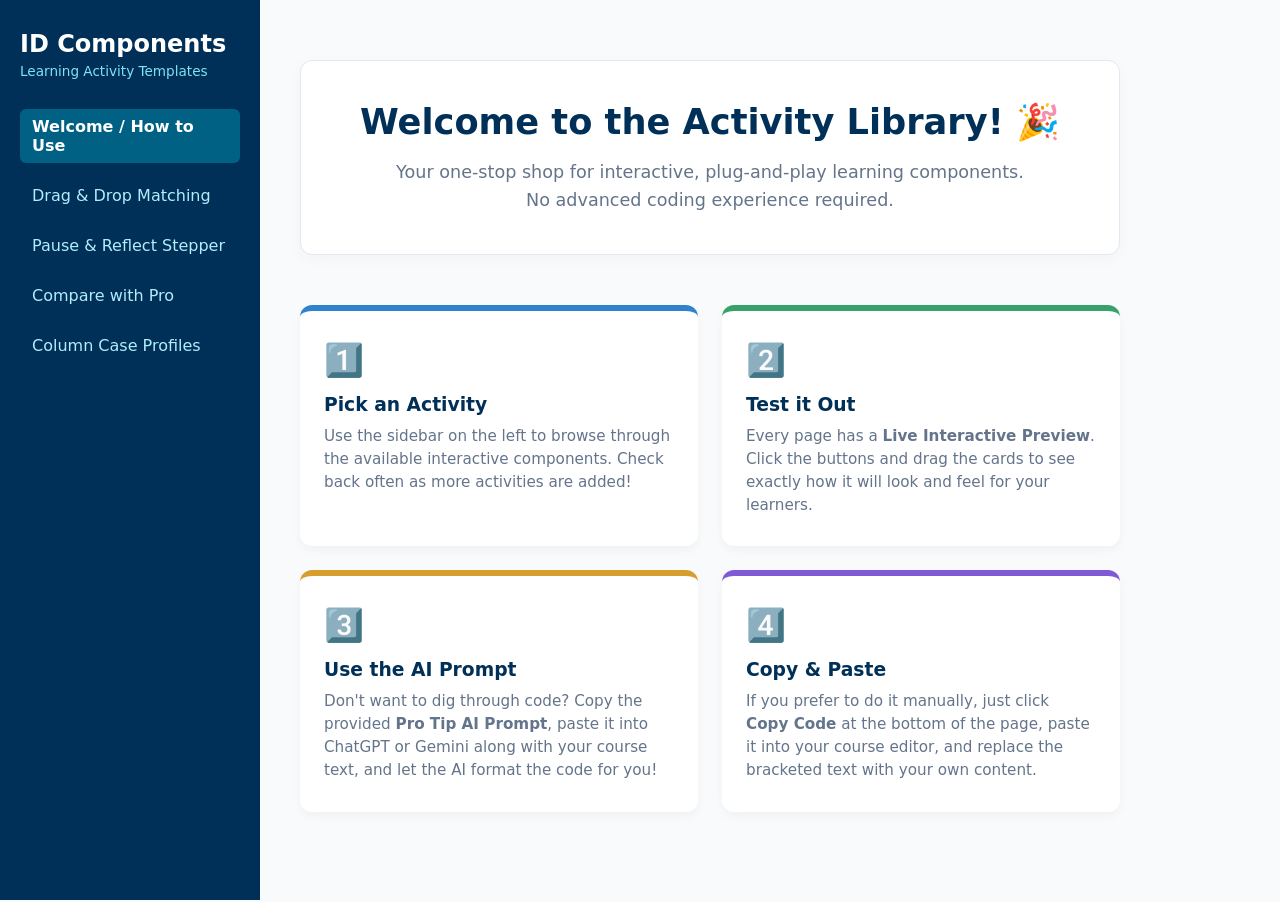
<file: index.html>
<!DOCTYPE html>
<html lang="en">
<head>
    <meta charset="UTF-8">
    <meta name="viewport" content="width=device-width, initial-scale=1.0">
    <title>ID Library - Home</title>
    <link rel="stylesheet" href="styles.css">
</head>
<body>

    <!-- Sidebar Navigation -->
    <nav class="sidebar">
        <div class="sidebar-header">
            <h2>ID Components</h2>
            <p>Learning Activity Templates</p>
        </div>
        <ul class="nav-links">
            <li><a href="index.html" class="active">Welcome / How to Use</a></li>
            <li><a href="matching-game.html">Drag & Drop Matching</a></li>
            <li><a href="pause-reflect.html">Pause & Reflect Stepper</a></li>
            <li><a href="compare-answers.html">Compare with Pro</a></li>
            <li><a href="column-stories.html">Column Case Profiles</a></li>
        </ul>
    </nav>

    <!-- Main Content Area -->
    <main class="content">
        
        <div class="home-hero float-in">
            <h1>Welcome to the Activity Library! 🎉</h1>
            <p class="hero-sub">Your one-stop shop for interactive, plug-and-play learning components. <br>No advanced coding experience required.</p>
        </div>

        <div class="instruction-grid">
            
            <div class="instruction-card card-1 float-in delay-1">
                <div class="card-icon">1️⃣</div>
                <h3>Pick an Activity</h3>
                <p>Use the sidebar on the left to browse through the available interactive components. Check back often as more activities are added!</p>
            </div>

            <div class="instruction-card card-2 float-in delay-2">
                <div class="card-icon">2️⃣</div>
                <h3>Test it Out</h3>
                <p>Every page has a <strong>Live Interactive Preview</strong>. Click the buttons and drag the cards to see exactly how it will look and feel for your learners.</p>
            </div>

            <div class="instruction-card card-3 float-in delay-3">
                <div class="card-icon">3️⃣</div>
                <h3>Use the AI Prompt</h3>
                <p>Don't want to dig through code? Copy the provided <strong>Pro Tip AI Prompt</strong>, paste it into ChatGPT or Gemini along with your course text, and let the AI format the code for you!</p>
            </div>

            <div class="instruction-card card-4 float-in delay-4">
                <div class="card-icon">4️⃣</div>
                <h3>Copy & Paste</h3>
                <p>If you prefer to do it manually, just click <strong>Copy Code</strong> at the bottom of the page, paste it into your course editor, and replace the bracketed text with your own content.</p>
            </div>

        </div>

    </main>

    <script src="script.js"></script>
</body>
</html>
</file>
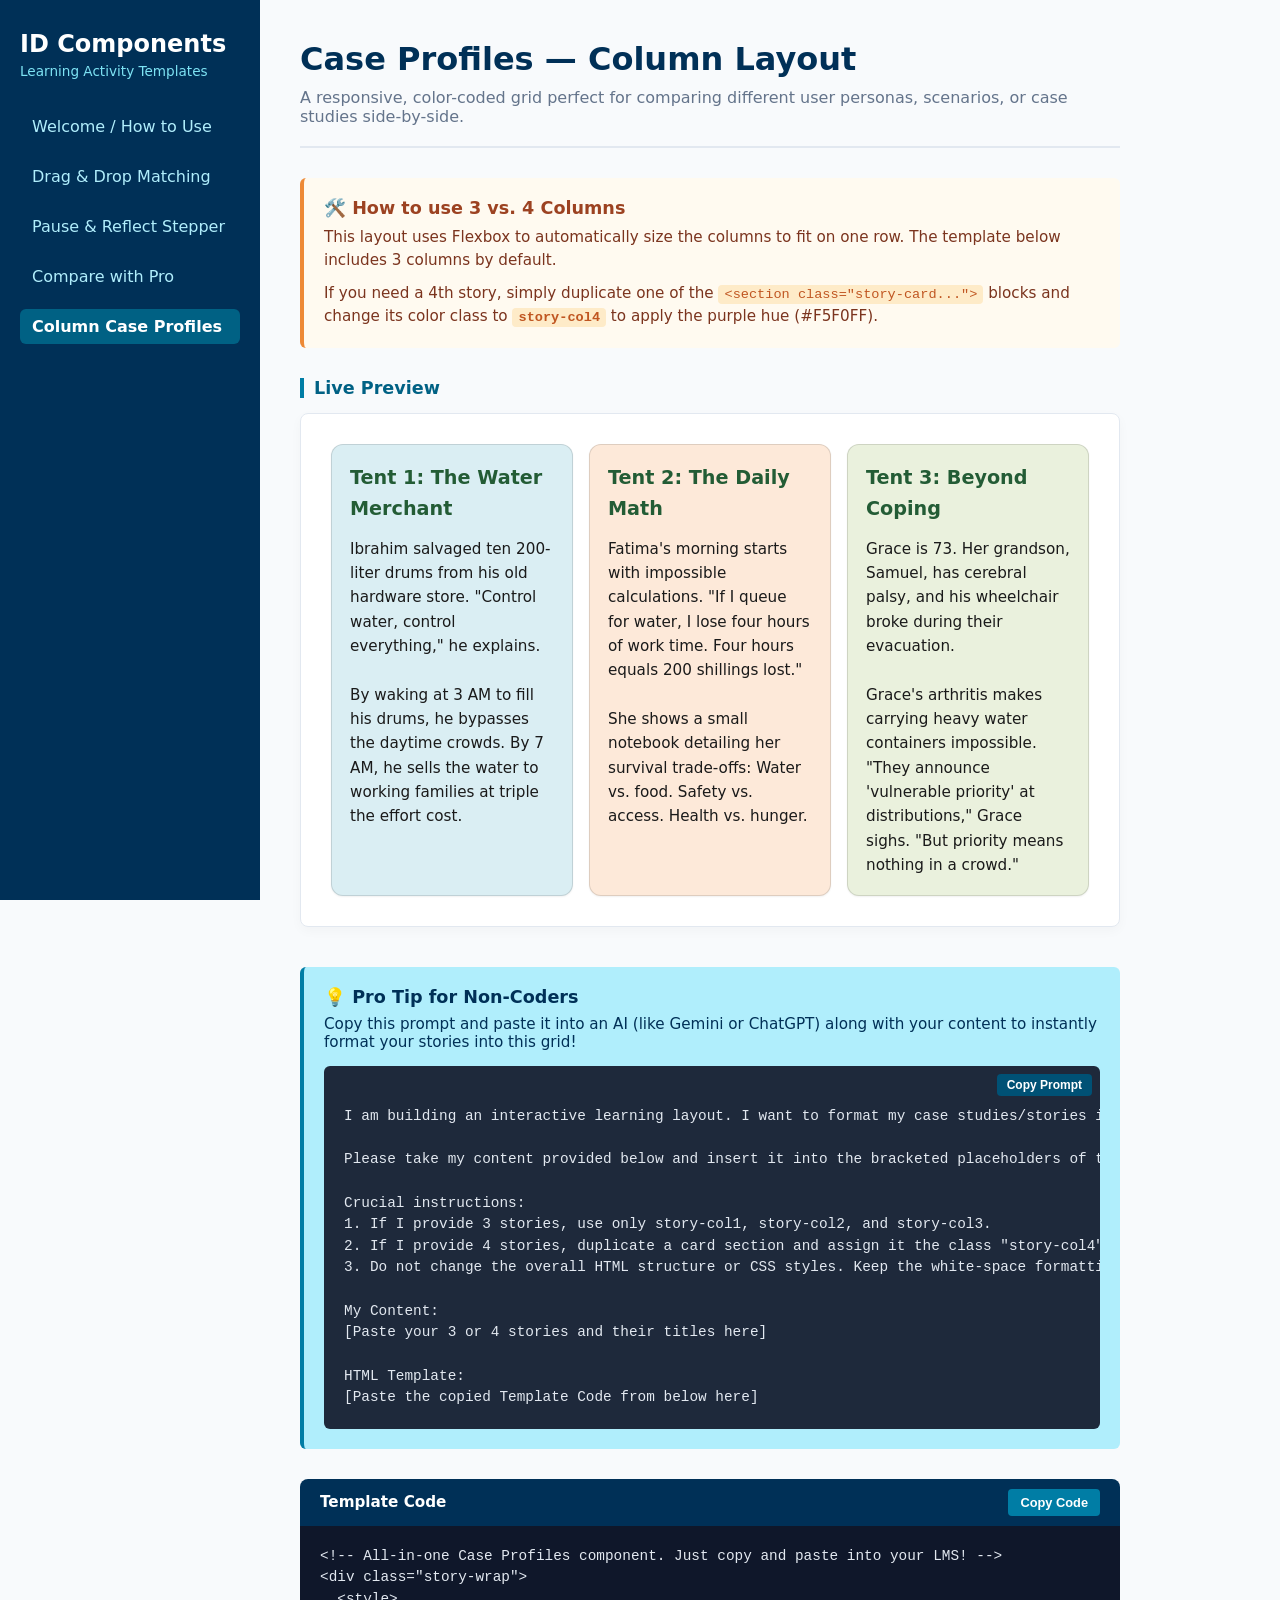
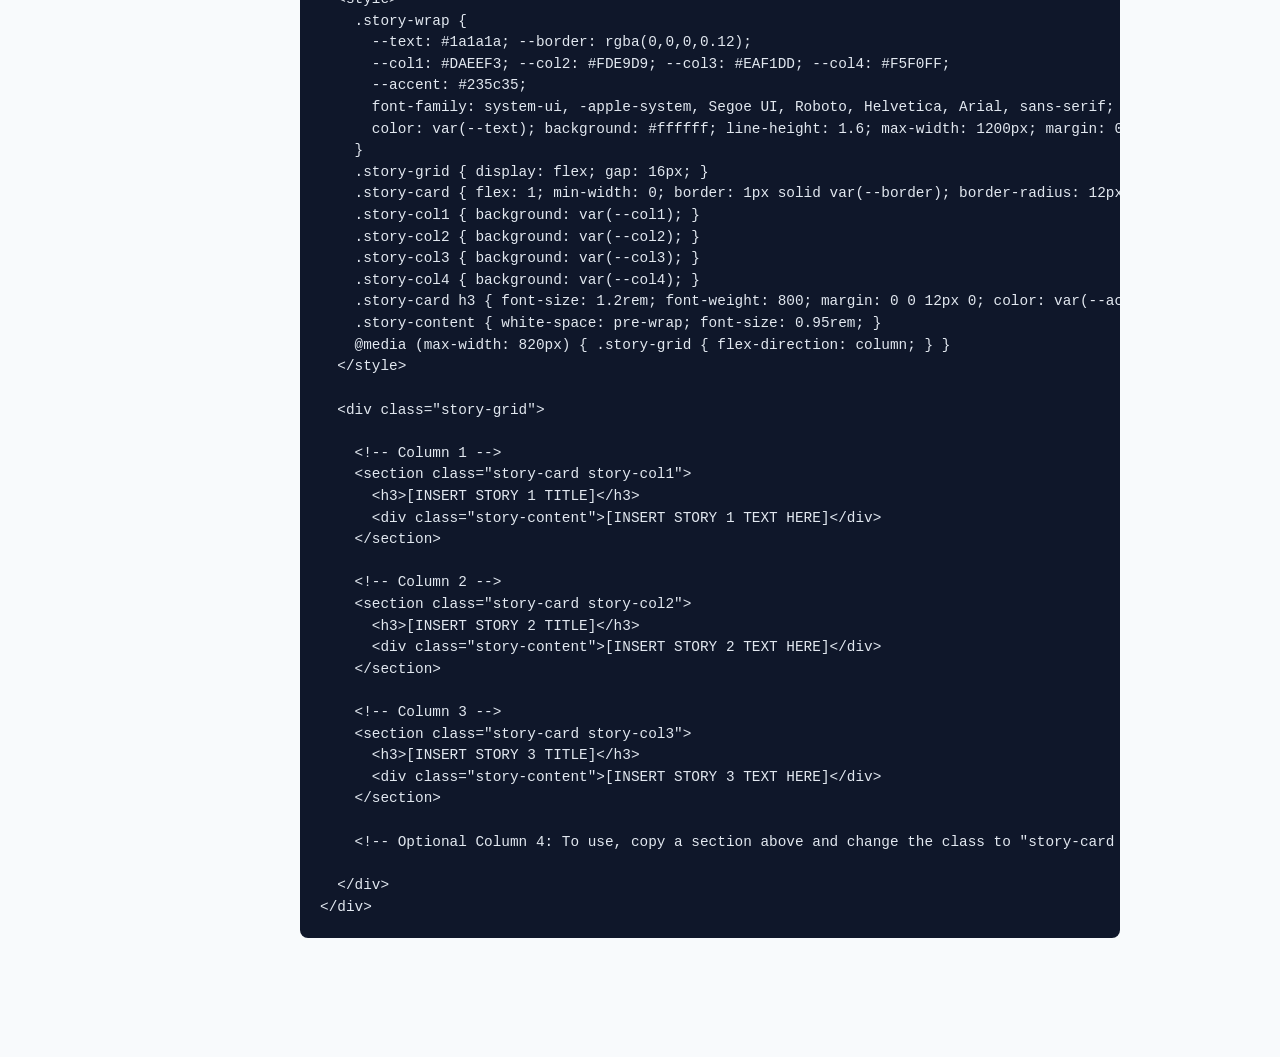
<file: column-stories.html>
<!DOCTYPE html>
<html lang="en">
<head>
    <meta charset="UTF-8">
    <meta name="viewport" content="width=device-width, initial-scale=1.0">
    <title>ID Library - Column Stories</title>
    <link rel="stylesheet" href="styles.css">
</head>
<body>

    <!-- Sidebar Navigation -->
    <nav class="sidebar">
        <div class="sidebar-header">
            <h2>ID Components</h2>
            <p>Learning Activity Templates</p>
        </div>
        <ul class="nav-links">
            <li><a href="index.html">Welcome / How to Use</a></li>
            <li><a href="matching-game.html">Drag & Drop Matching</a></li>
            <li><a href="pause-reflect.html">Pause & Reflect Stepper</a></li>
            <li><a href="compare-answers.html">Compare with Pro</a></li>
            <li><a href="column-stories.html" class="active">Column Case Profiles</a></li>
        </ul>
    </nav>

    <!-- Main Content Area -->
    <main class="content">
        
        <header class="page-header float-in">
            <h1>Case Profiles — Column Layout</h1>
            <p>A responsive, color-coded grid perfect for comparing different user personas, scenarios, or case studies side-by-side.</p>
        </header>

        <section class="component-section float-in delay-1">
            
            <div class="customization-guide-box">
                <h4>🛠️ How to use 3 vs. 4 Columns</h4>
                <p>This layout uses Flexbox to automatically size the columns to fit on one row. The template below includes 3 columns by default.</p>
                <p>If you need a 4th story, simply duplicate one of the <code>&lt;section class="story-card..."&gt;</code> blocks and change its color class to <strong><code>story-col4</code></strong> to apply the purple hue (#F5F0FF).</p>
            </div>

            <h3 class="preview-title">Live Preview</h3>
            <div class="preview-box">
                
                <!-- ==========================================
                     LIVE PREVIEW OF THE COMPONENT
                =========================================== -->
                <div class="story-wrap">
                  <style>
                    .story-wrap {
                      --text: #1a1a1a; --border: rgba(0,0,0,0.12);
                      --col1: #DAEEF3; --col2: #FDE9D9; --col3: #EAF1DD; --col4: #F5F0FF;
                      --accent: #235c35;
                      font-family: system-ui, -apple-system, Segoe UI, Roboto, Helvetica, Arial, sans-serif;
                      color: var(--text); background: #ffffff; line-height: 1.6; max-width: 1200px; margin: 0 auto;
                    }
                    .story-grid { display: flex; gap: 16px; }
                    .story-card { flex: 1; min-width: 0; border: 1px solid var(--border); border-radius: 12px; box-shadow: 0 1px 2px rgba(0,0,0,0.06); padding: 18px; }
                    .story-col1 { background: var(--col1); }
                    .story-col2 { background: var(--col2); }
                    .story-col3 { background: var(--col3); }
                    .story-col4 { background: var(--col4); }
                    .story-card h3 { font-size: 1.2rem; font-weight: 800; margin: 0 0 12px 0; color: var(--accent); }
                    .story-content { white-space: pre-wrap; font-size: 0.95rem; }
                    @media (max-width: 820px) { .story-grid { flex-direction: column; } }
                  </style>

                  <div class="story-grid">
                    <!-- Column 1 -->
                    <section class="story-card story-col1">
                      <h3>Tent 1: The Water Merchant</h3>
                      <div class="story-content">Ibrahim salvaged ten 200-liter drums from his old hardware store. "Control water, control everything," he explains. 
                        
By waking at 3 AM to fill his drums, he bypasses the daytime crowds. By 7 AM, he sells the water to working families at triple the effort cost.</div>
                    </section>

                    <!-- Column 2 -->
                    <section class="story-card story-col2">
                      <h3>Tent 2: The Daily Math</h3>
                      <div class="story-content">Fatima's morning starts with impossible calculations. "If I queue for water, I lose four hours of work time. Four hours equals 200 shillings lost."
                        
She shows a small notebook detailing her survival trade-offs: Water vs. food. Safety vs. access. Health vs. hunger.</div>
                    </section>

                    <!-- Column 3 -->
                    <section class="story-card story-col3">
                      <h3>Tent 3: Beyond Coping</h3>
                      <div class="story-content">Grace is 73. Her grandson, Samuel, has cerebral palsy, and his wheelchair broke during their evacuation. 

Grace's arthritis makes carrying heavy water containers impossible. "They announce 'vulnerable priority' at distributions," Grace sighs. "But priority means nothing in a crowd."</div>
                    </section>
                  </div>
                </div>
                <!-- END LIVE PREVIEW -->
                
            </div>

            <!-- Pro Tip Section -->
            <div class="pro-tip-box">
                <h4>💡 Pro Tip for Non-Coders</h4>
                <p>Copy this prompt and paste it into an AI (like Gemini or ChatGPT) along with your content to instantly format your stories into this grid!</p>
                <div class="ai-prompt-container">
                    <button class="copy-website-btn" onclick="copyText('prompt-stories')">Copy Prompt</button>
                    <pre><code id="prompt-stories" class="language-text">I am building an interactive learning layout. I want to format my case studies/stories into a specific HTML code format. 

Please take my content provided below and insert it into the bracketed placeholders of the HTML template provided below. 

Crucial instructions:
1. If I provide 3 stories, use only story-col1, story-col2, and story-col3. 
2. If I provide 4 stories, duplicate a card section and assign it the class "story-col4" for the fourth story.
3. Do not change the overall HTML structure or CSS styles. Keep the white-space formatting intact.

My Content:
[Paste your 3 or 4 stories and their titles here]

HTML Template:
[Paste the copied Template Code from below here]</code></pre>
                </div>
            </div>

            <!-- Template Code Section -->
            <div class="code-block-header">
                <h3>Template Code</h3>
                <button class="copy-website-btn" onclick="copyText('code-stories')">Copy Code</button>
            </div>
            <pre><code id="code-stories" class="language-html">&lt;!-- All-in-one Case Profiles component. Just copy and paste into your LMS! --&gt;
&lt;div class="story-wrap"&gt;
  &lt;style&gt;
    .story-wrap {
      --text: #1a1a1a; --border: rgba(0,0,0,0.12);
      --col1: #DAEEF3; --col2: #FDE9D9; --col3: #EAF1DD; --col4: #F5F0FF;
      --accent: #235c35;
      font-family: system-ui, -apple-system, Segoe UI, Roboto, Helvetica, Arial, sans-serif;
      color: var(--text); background: #ffffff; line-height: 1.6; max-width: 1200px; margin: 0 auto;
    }
    .story-grid { display: flex; gap: 16px; }
    .story-card { flex: 1; min-width: 0; border: 1px solid var(--border); border-radius: 12px; box-shadow: 0 1px 2px rgba(0,0,0,0.06); padding: 18px; }
    .story-col1 { background: var(--col1); }
    .story-col2 { background: var(--col2); }
    .story-col3 { background: var(--col3); }
    .story-col4 { background: var(--col4); }
    .story-card h3 { font-size: 1.2rem; font-weight: 800; margin: 0 0 12px 0; color: var(--accent); }
    .story-content { white-space: pre-wrap; font-size: 0.95rem; }
    @media (max-width: 820px) { .story-grid { flex-direction: column; } }
  &lt;/style&gt;

  &lt;div class="story-grid"&gt;
    
    &lt;!-- Column 1 --&gt;
    &lt;section class="story-card story-col1"&gt;
      &lt;h3&gt;[INSERT STORY 1 TITLE]&lt;/h3&gt;
      &lt;div class="story-content"&gt;[INSERT STORY 1 TEXT HERE]&lt;/div&gt;
    &lt;/section&gt;

    &lt;!-- Column 2 --&gt;
    &lt;section class="story-card story-col2"&gt;
      &lt;h3&gt;[INSERT STORY 2 TITLE]&lt;/h3&gt;
      &lt;div class="story-content"&gt;[INSERT STORY 2 TEXT HERE]&lt;/div&gt;
    &lt;/section&gt;

    &lt;!-- Column 3 --&gt;
    &lt;section class="story-card story-col3"&gt;
      &lt;h3&gt;[INSERT STORY 3 TITLE]&lt;/h3&gt;
      &lt;div class="story-content"&gt;[INSERT STORY 3 TEXT HERE]&lt;/div&gt;
    &lt;/section&gt;

    &lt;!-- Optional Column 4: To use, copy a section above and change the class to "story-card story-col4" --&gt;

  &lt;/div&gt;
&lt;/div&gt;</code></pre>
        </section>

    </main>

    <script src="script.js"></script>
</body>
</html>
</file>
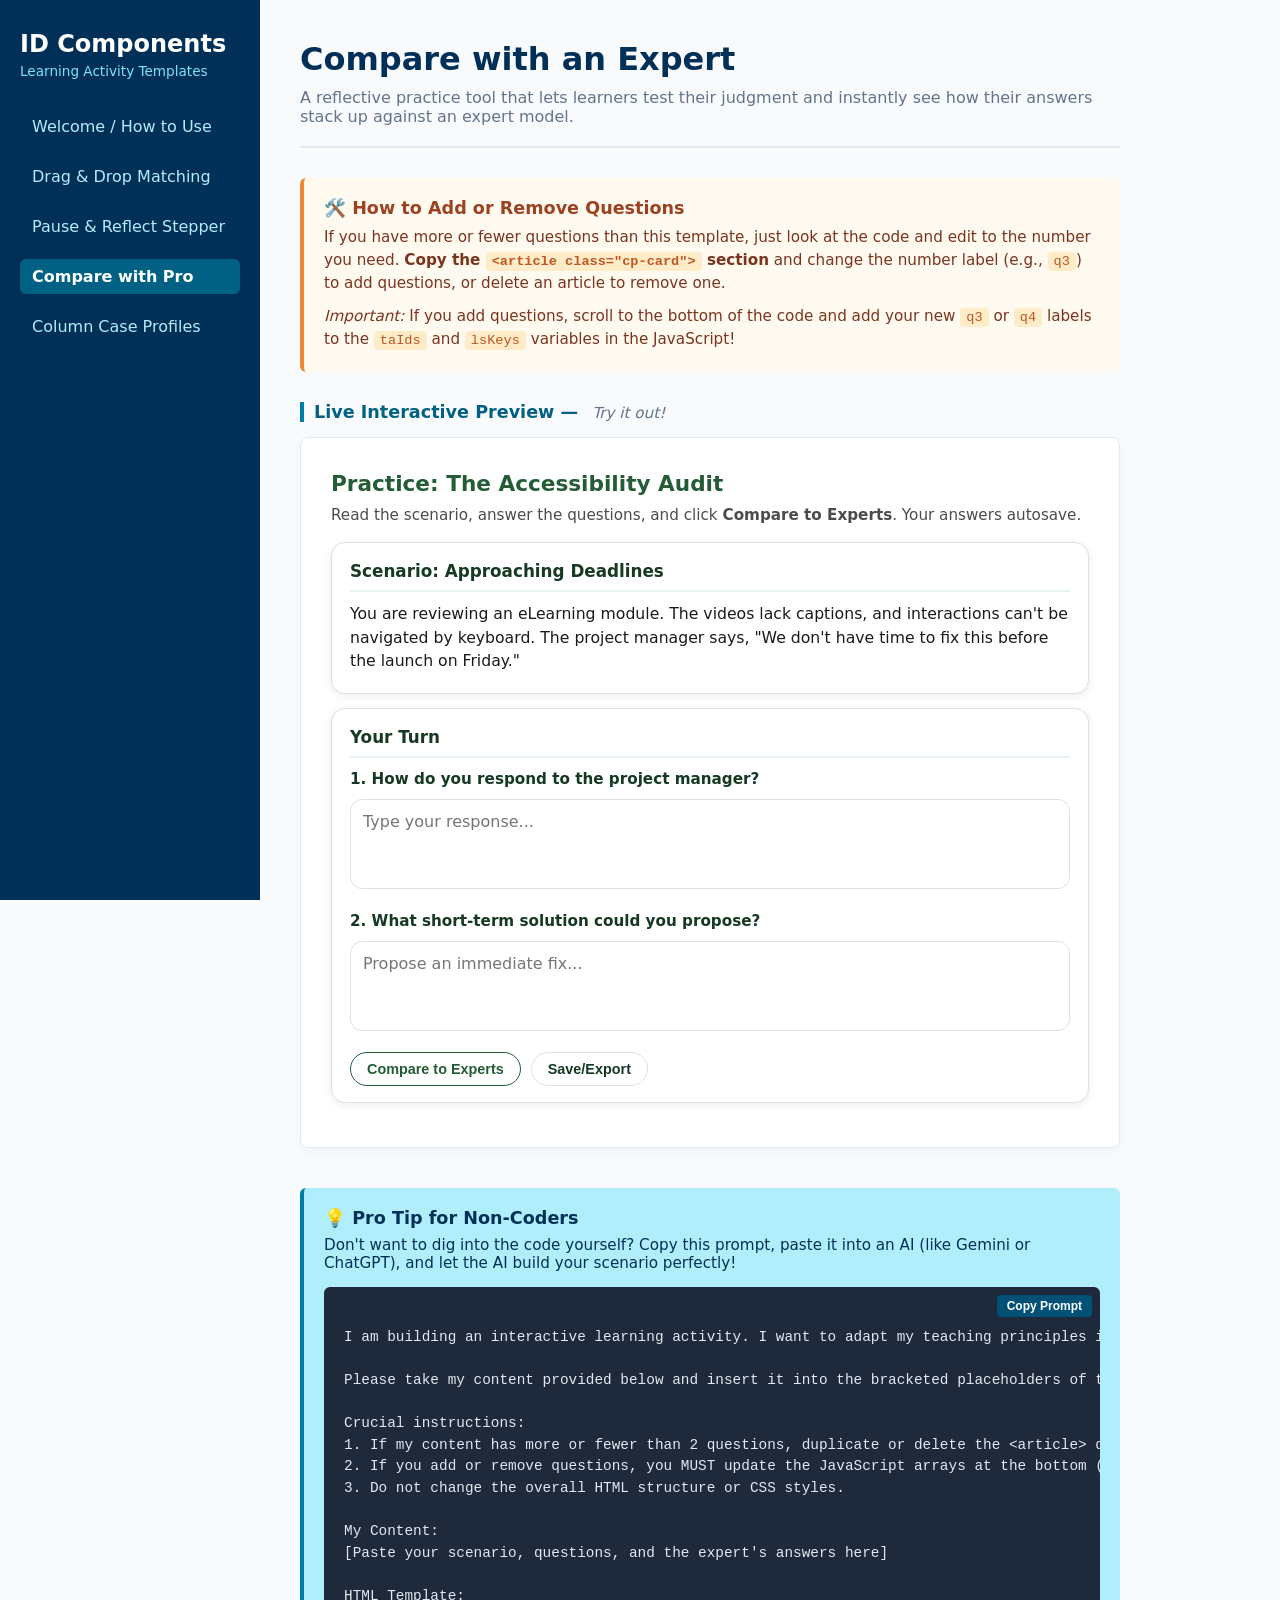
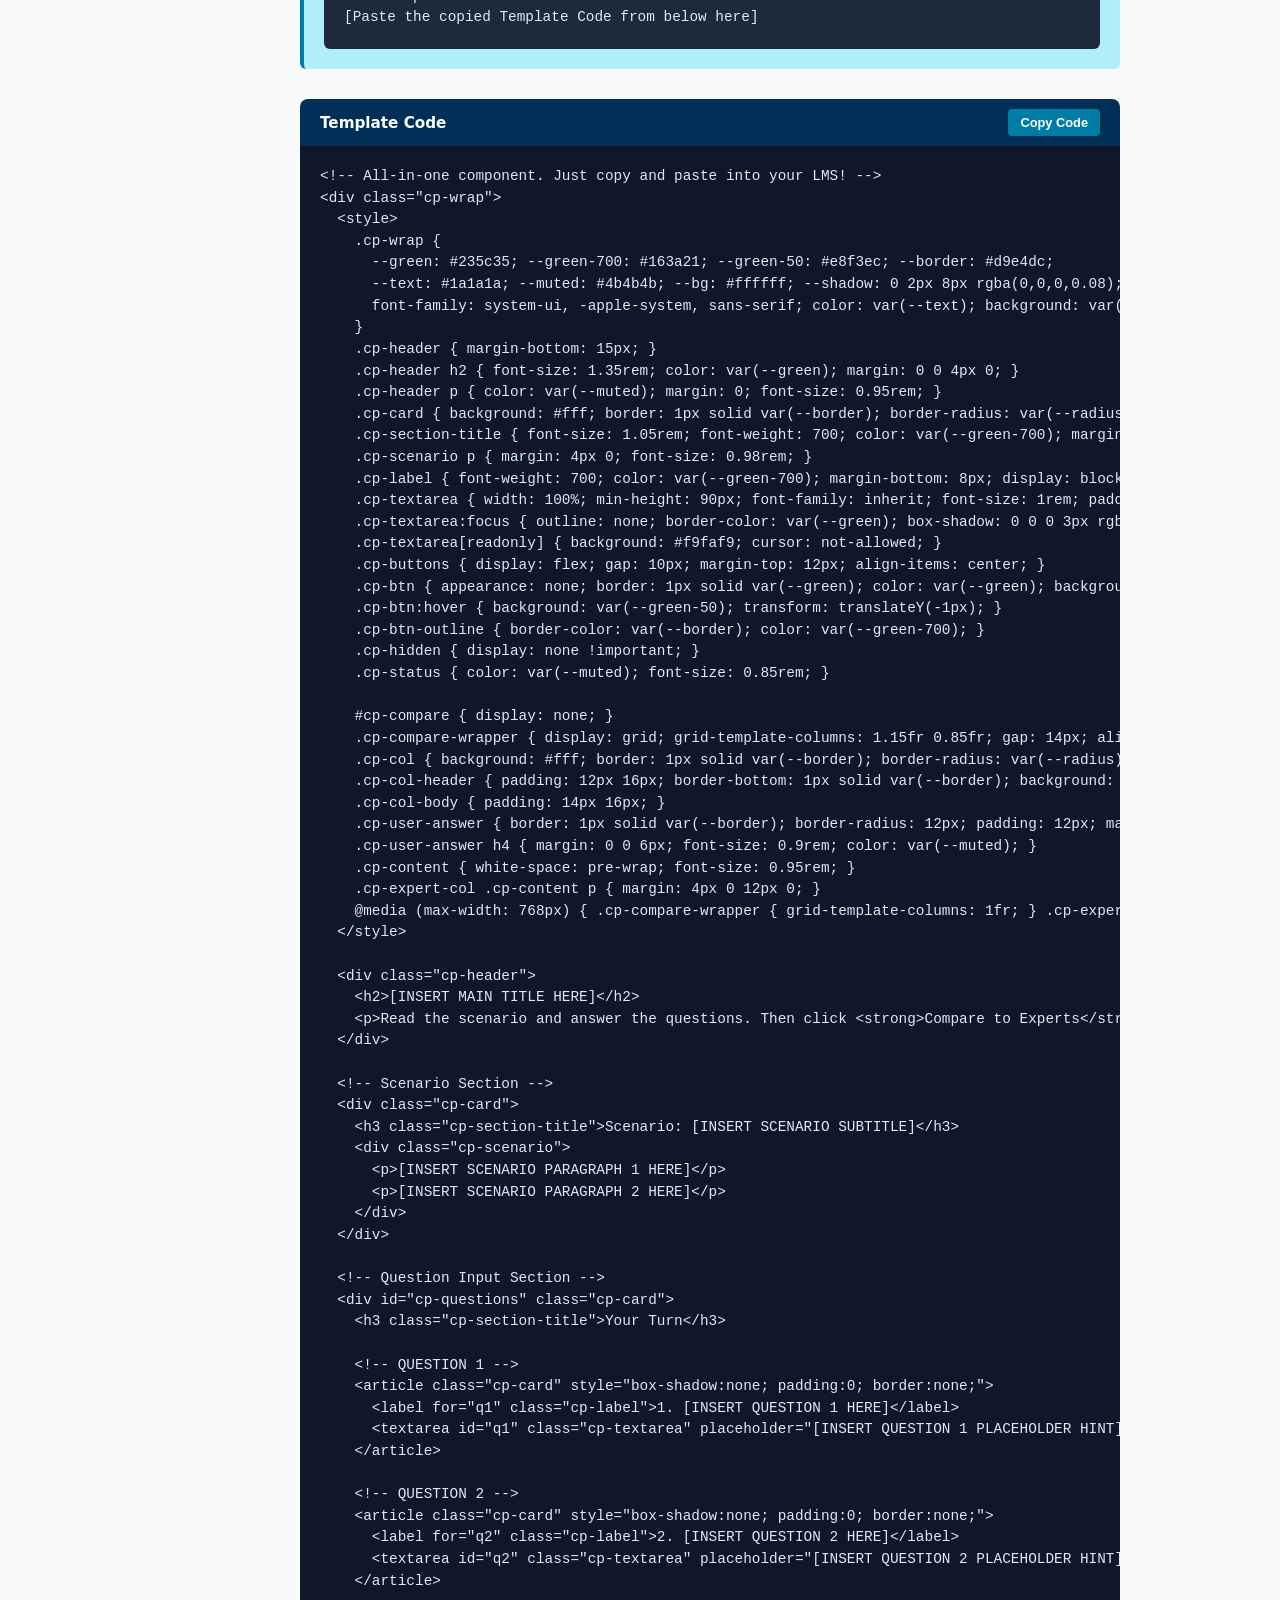
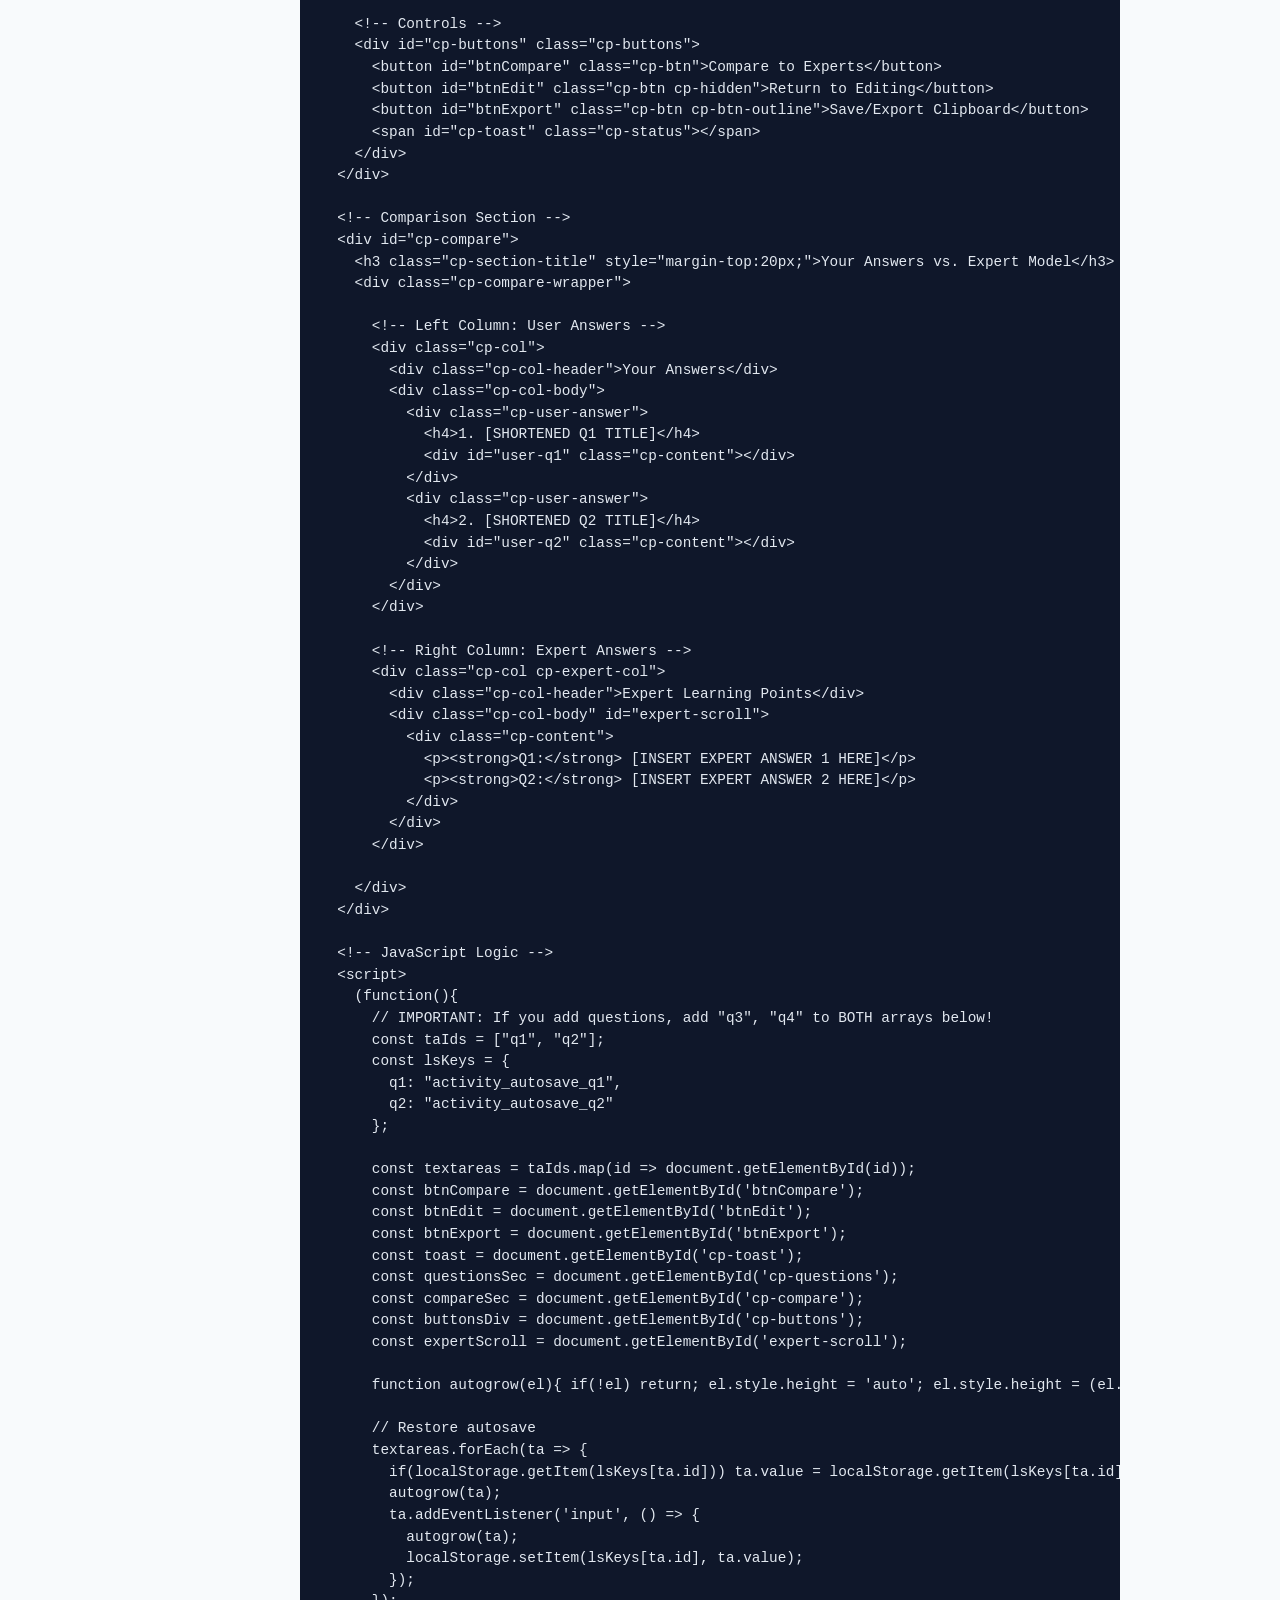
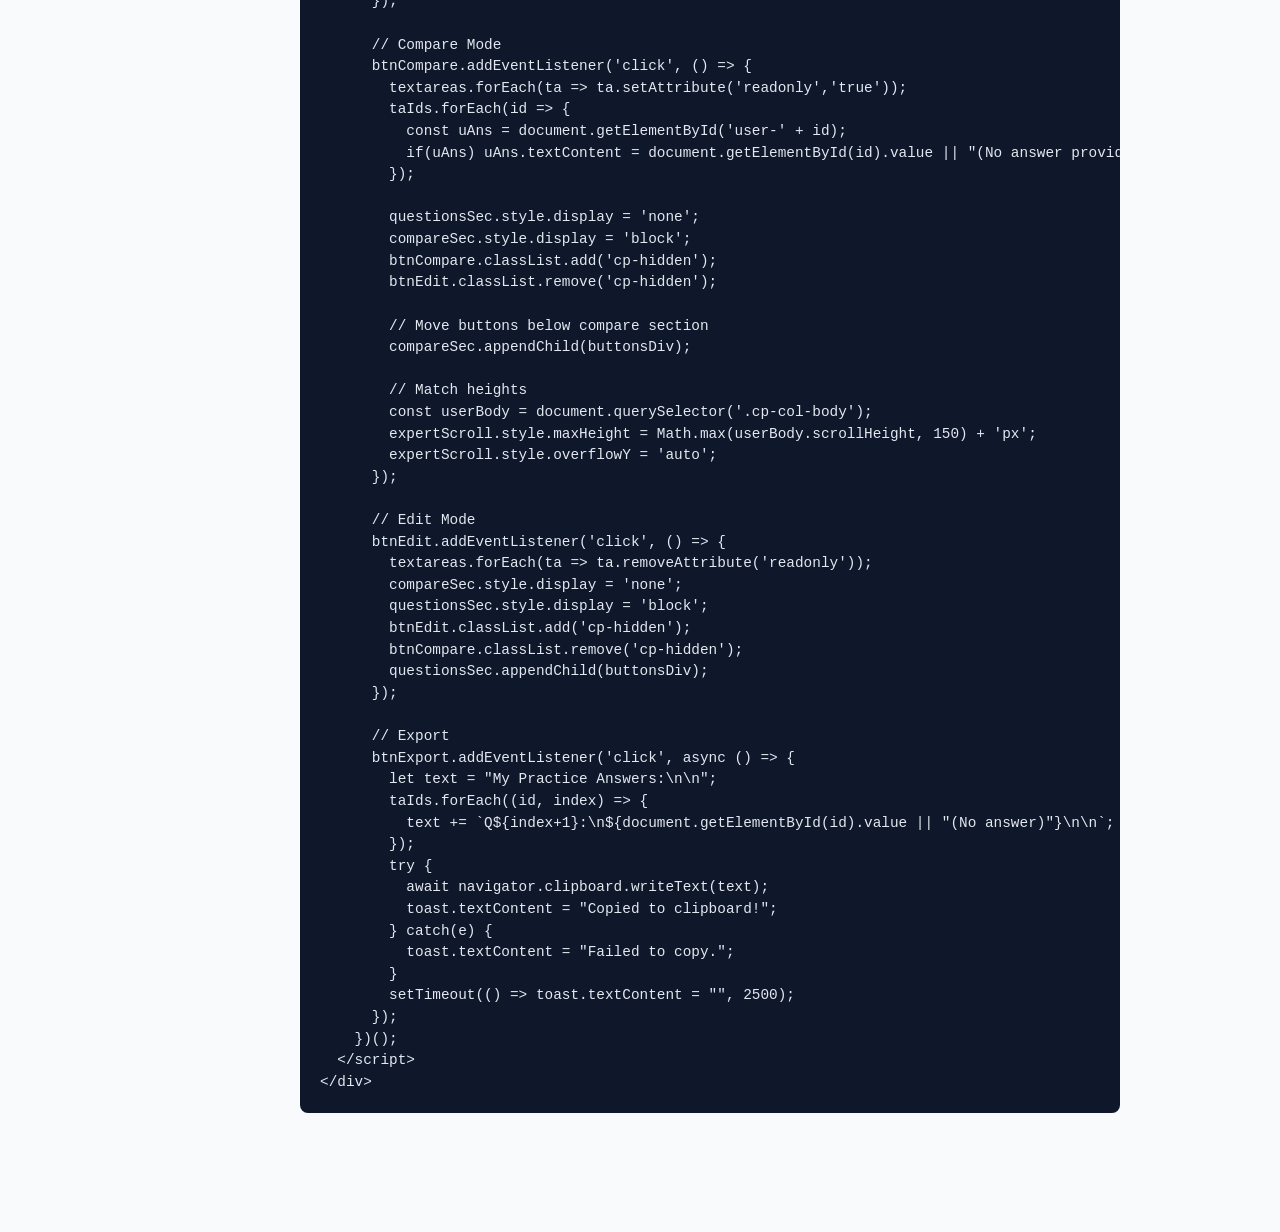
<file: compare-answers.html>
<!DOCTYPE html>
<html lang="en">
<head>
    <meta charset="UTF-8">
    <meta name="viewport" content="width=device-width, initial-scale=1.0">
    <title>ID Library - Compare with Pro</title>
    <link rel="stylesheet" href="styles.css">
</head>
<body>

    <!-- Sidebar Navigation -->
    <nav class="sidebar">
        <div class="sidebar-header">
            <h2>ID Components</h2>
            <p>Learning Activity Templates</p>
        </div>
        <ul class="nav-links">
            <li><a href="index.html">Welcome / How to Use</a></li>
            <li><a href="matching-game.html">Drag & Drop Matching</a></li>
            <li><a href="pause-reflect.html">Pause & Reflect Stepper</a></li>
            <li><a href="compare-answers.html" class="active">Compare with Pro</a></li>
            <li><a href="column-stories.html">Column Case Profiles</a></li>
        </ul>
    </nav>

    <!-- Main Content Area -->
    <main class="content">
        
        <header class="page-header float-in">
            <h1>Compare with an Expert</h1>
            <p>A reflective practice tool that lets learners test their judgment and instantly see how their answers stack up against an expert model.</p>
        </header>

        <section class="component-section float-in delay-1">
            
            <div class="customization-guide-box">
                <h4>🛠️ How to Add or Remove Questions</h4>
                <p>If you have more or fewer questions than this template, just look at the code and edit to the number you need. <strong>Copy the <code>&lt;article class="cp-card"&gt;</code> section</strong> and change the number label (e.g., <code>q3</code>) to add questions, or delete an article to remove one.</p>
                <p><em>Important:</em> If you add questions, scroll to the bottom of the code and add your new <code>q3</code> or <code>q4</code> labels to the <code>taIds</code> and <code>lsKeys</code> variables in the JavaScript!</p>
            </div>

            <h3 class="preview-title">Live Interactive Preview — <em>Try it out!</em></h3>
            <div class="preview-box">
                
                <!-- ==========================================
                     LIVE PREVIEW OF THE COMPONENT
                =========================================== -->
                <div class="cp-wrap">
                  <style>
                    .cp-wrap {
                      --green: #235c35; --green-700: #163a21; --green-50: #e8f3ec; --border: #d9e4dc;
                      --text: #1a1a1a; --muted: #4b4b4b; --bg: #ffffff; --shadow: 0 2px 8px rgba(0,0,0,0.08); --radius: 14px;
                      font-family: system-ui, -apple-system, sans-serif; color: var(--text); background: var(--bg); line-height: 1.5; max-width: 980px; margin: 0 auto; text-align: left;
                    }
                    .cp-header { margin-bottom: 15px; }
                    .cp-header h2 { font-size: 1.35rem; color: var(--green); margin: 0 0 4px 0; }
                    .cp-header p { color: var(--muted); margin: 0; font-size: 0.95rem; }
                    .cp-card { background: #fff; border: 1px solid var(--border); border-radius: var(--radius); box-shadow: var(--shadow); padding: 16px 18px; margin-bottom: 14px; }
                    .cp-section-title { font-size: 1.05rem; font-weight: 700; color: var(--green-700); margin: 0 0 10px; border-bottom: 2px solid var(--green-50); padding-bottom: 6px; }
                    .cp-scenario p { margin: 4px 0; font-size: 0.98rem; }
                    .cp-label { font-weight: 700; color: var(--green-700); margin-bottom: 8px; display: block; font-size: 0.95rem; }
                    .cp-textarea { width: 100%; min-height: 90px; font-family: inherit; font-size: 1rem; padding: 12px; border-radius: 12px; border: 1px solid var(--border); box-sizing: border-box; resize: none; transition: 0.15s; }
                    .cp-textarea:focus { outline: none; border-color: var(--green); box-shadow: 0 0 0 3px rgba(35,92,53,0.15); }
                    .cp-textarea[readonly] { background: #f9faf9; cursor: not-allowed; }
                    .cp-buttons { display: flex; gap: 10px; margin-top: 12px; align-items: center; }
                    .cp-btn { appearance: none; border: 1px solid var(--green); color: var(--green); background: #fff; border-radius: 99px; padding: 8px 16px; font-weight: 600; cursor: pointer; transition: 0.15s; font-size: 0.9rem;}
                    .cp-btn:hover { background: var(--green-50); transform: translateY(-1px); }
                    .cp-btn-outline { border-color: var(--border); color: var(--green-700); }
                    .cp-hidden { display: none !important; }
                    .cp-status { color: var(--muted); font-size: 0.85rem; }
                    #cp-compare { display: none; }
                    .cp-compare-wrapper { display: grid; grid-template-columns: 1.15fr 0.85fr; gap: 14px; align-items: start; }
                    .cp-col { background: #fff; border: 1px solid var(--border); border-radius: var(--radius); box-shadow: var(--shadow); overflow: hidden; }
                    .cp-col-header { padding: 12px 16px; border-bottom: 1px solid var(--border); background: #fafdfb; font-weight: 700; color: var(--green-700); font-size: 1rem;}
                    .cp-col-body { padding: 14px 16px; }
                    .cp-user-answer { border: 1px solid var(--border); border-radius: 12px; padding: 12px; margin-bottom: 10px; }
                    .cp-user-answer h4 { margin: 0 0 6px; font-size: 0.9rem; color: var(--muted); }
                    .cp-content { white-space: pre-wrap; font-size: 0.95rem; }
                    @media (max-width: 768px) { .cp-compare-wrapper { grid-template-columns: 1fr; } .cp-expert-col { order: 2; } }
                  </style>

                  <div class="cp-header">
                    <h2>Practice: The Accessibility Audit</h2>
                    <p>Read the scenario, answer the questions, and click <strong>Compare to Experts</strong>. Your answers autosave.</p>
                  </div>

                  <!-- Scenario -->
                  <div class="cp-card">
                    <h3 class="cp-section-title">Scenario: Approaching Deadlines</h3>
                    <div class="cp-scenario">
                      <p>You are reviewing an eLearning module. The videos lack captions, and interactions can't be navigated by keyboard. The project manager says, "We don't have time to fix this before the launch on Friday."</p>
                    </div>
                  </div>

                  <!-- Questions -->
                  <div id="cp-questions" class="cp-card">
                    <h3 class="cp-section-title">Your Turn</h3>
                    
                    <article class="cp-card" style="box-shadow:none; padding:0; border:none;">
                      <label for="prev-q1" class="cp-label">1. How do you respond to the project manager?</label>
                      <textarea id="prev-q1" class="cp-textarea" placeholder="Type your response..."></textarea>
                    </article>

                    <article class="cp-card" style="box-shadow:none; padding:0; border:none;">
                      <label for="prev-q2" class="cp-label">2. What short-term solution could you propose?</label>
                      <textarea id="prev-q2" class="cp-textarea" placeholder="Propose an immediate fix..."></textarea>
                    </article>

                    <div class="cp-buttons">
                      <button id="prev-btnCompare" class="cp-btn">Compare to Experts</button>
                      <button id="prev-btnEdit" class="cp-btn cp-hidden">Return to Editing</button>
                      <button id="prev-btnExport" class="cp-btn cp-btn-outline">Save/Export</button>
                      <span id="prev-toast" class="cp-status"></span>
                    </div>
                  </div>

                  <!-- Compare View -->
                  <div id="cp-compare">
                    <h3 class="cp-section-title" style="margin-top:20px;">Your Answers vs. Expert Model</h3>
                    <div class="cp-compare-wrapper">
                      
                      <!-- User Col -->
                      <div class="cp-col">
                        <div class="cp-col-header">Your Answers</div>
                        <div class="cp-col-body" id="prev-user-body">
                          <div class="cp-user-answer">
                            <h4>1. Response to Manager</h4>
                            <div id="prev-user-q1" class="cp-content"></div>
                          </div>
                          <div class="cp-user-answer">
                            <h4>2. Short-term Solution</h4>
                            <div id="prev-user-q2" class="cp-content"></div>
                          </div>
                        </div>
                      </div>

                      <!-- Expert Col -->
                      <div class="cp-col cp-expert-col">
                        <div class="cp-col-header">Expert Learning Points</div>
                        <div class="cp-col-body" id="prev-expert-scroll">
                          <div class="cp-content">
                            <p><strong>Q1:</strong> "While I understand the tight deadline, launching without captions excludes learners. If we launch Friday, we knowingly deploy a broken product."</p>
                            <p><strong>Q2:</strong> "Let's delay to Tuesday. I will run the videos through auto-captioning and edit them. The developer can add basic tab-index navigation."</p>
                          </div>
                        </div>
                      </div>

                    </div>
                  </div>

                  <script>
                    (function(){
                      const taIds = ["prev-q1","prev-q2"];
                      const textareas = taIds.map(id => document.getElementById(id));
                      
                      function autogrow(el){ if(!el) return; el.style.height = 'auto'; el.style.height = (el.scrollHeight) + 'px'; }
                      textareas.forEach(ta=>{ ta.addEventListener('input', ()=> autogrow(ta)); });

                      document.getElementById('prev-btnCompare').addEventListener('click', () => {
                        textareas.forEach(ta => ta.setAttribute('readonly','true'));
                        document.getElementById('prev-user-q1').textContent = document.getElementById('prev-q1').value || "(No answer)";
                        document.getElementById('prev-user-q2').textContent = document.getElementById('prev-q2').value || "(No answer)";
                        
                        document.getElementById('cp-questions').style.display = 'none';
                        document.getElementById('cp-compare').style.display = 'block';
                        document.getElementById('prev-btnCompare').classList.add('cp-hidden');
                        document.getElementById('prev-btnEdit').classList.remove('cp-hidden');
                        
                        document.getElementById('cp-questions').insertAdjacentElement('afterend', document.querySelector('.cp-buttons'));
                      });

                      document.getElementById('prev-btnEdit').addEventListener('click', () => {
                        textareas.forEach(ta => ta.removeAttribute('readonly'));
                        document.getElementById('cp-compare').style.display = 'none';
                        document.getElementById('cp-questions').style.display = 'block';
                        document.getElementById('prev-btnEdit').classList.add('cp-hidden');
                        document.getElementById('prev-btnCompare').classList.remove('cp-hidden');
                        document.getElementById('cp-questions').appendChild(document.querySelector('.cp-buttons'));
                      });

                      document.getElementById('prev-btnExport').addEventListener('click', async () => {
                        const toast = document.getElementById('prev-toast');
                        let text = "My Practice Answers:\n\n";
                        taIds.forEach((id, index) => {
                          text += `Q${index+1}:\n${document.getElementById(id).value || "(No answer)"}\n\n`;
                        });
                        try {
                          await navigator.clipboard.writeText(text);
                          toast.textContent = "Copied to clipboard!";
                        } catch(e) {
                          toast.textContent = "Failed to copy.";
                        }
                        setTimeout(() => toast.textContent = "", 2500);
                      });
                    })();
                  </script>
                </div>
                <!-- END LIVE PREVIEW -->
            </div>

            <!-- Pro Tip Section -->
            <div class="pro-tip-box">
                <h4>💡 Pro Tip for Non-Coders</h4>
                <p>Don't want to dig into the code yourself? Copy this prompt, paste it into an AI (like Gemini or ChatGPT), and let the AI build your scenario perfectly!</p>
                <div class="ai-prompt-container">
                    <button class="copy-website-btn" onclick="copyText('prompt-compare')">Copy Prompt</button>
                    <pre><code id="prompt-compare" class="language-text">I am building an interactive learning activity. I want to adapt my teaching principles into a specific HTML code format. 

Please take my content provided below and insert it into the bracketed placeholders of the HTML template provided below. 

Crucial instructions:
1. If my content has more or fewer than 2 questions, duplicate or delete the &lt;article&gt; question blocks and the &lt;div class="cp-user-answer"&gt; blocks to match my number of questions.
2. If you add or remove questions, you MUST update the JavaScript arrays at the bottom (taIds and lsKeys) to match the new number of questions. 
3. Do not change the overall HTML structure or CSS styles.

My Content:
[Paste your scenario, questions, and the expert's answers here]

HTML Template:
[Paste the copied Template Code from below here]</code></pre>
                </div>
            </div>

            <!-- Template Code Section -->
            <div class="code-block-header">
                <h3>Template Code</h3>
                <button class="copy-website-btn" onclick="copyText('code-compare')">Copy Code</button>
            </div>
            <pre><code id="code-compare" class="language-html">&lt;!-- All-in-one component. Just copy and paste into your LMS! --&gt;
&lt;div class="cp-wrap"&gt;
  &lt;style&gt;
    .cp-wrap {
      --green: #235c35; --green-700: #163a21; --green-50: #e8f3ec; --border: #d9e4dc;
      --text: #1a1a1a; --muted: #4b4b4b; --bg: #ffffff; --shadow: 0 2px 8px rgba(0,0,0,0.08); --radius: 14px;
      font-family: system-ui, -apple-system, sans-serif; color: var(--text); background: var(--bg); line-height: 1.5; max-width: 980px; margin: 0 auto;
    }
    .cp-header { margin-bottom: 15px; }
    .cp-header h2 { font-size: 1.35rem; color: var(--green); margin: 0 0 4px 0; }
    .cp-header p { color: var(--muted); margin: 0; font-size: 0.95rem; }
    .cp-card { background: #fff; border: 1px solid var(--border); border-radius: var(--radius); box-shadow: var(--shadow); padding: 16px 18px; margin-bottom: 14px; }
    .cp-section-title { font-size: 1.05rem; font-weight: 700; color: var(--green-700); margin: 0 0 10px; border-bottom: 2px solid var(--green-50); padding-bottom: 6px; }
    .cp-scenario p { margin: 4px 0; font-size: 0.98rem; }
    .cp-label { font-weight: 700; color: var(--green-700); margin-bottom: 8px; display: block; font-size: 0.95rem; }
    .cp-textarea { width: 100%; min-height: 90px; font-family: inherit; font-size: 1rem; padding: 12px; border-radius: 12px; border: 1px solid var(--border); box-sizing: border-box; resize: none; transition: 0.15s; }
    .cp-textarea:focus { outline: none; border-color: var(--green); box-shadow: 0 0 0 3px rgba(35,92,53,0.15); }
    .cp-textarea[readonly] { background: #f9faf9; cursor: not-allowed; }
    .cp-buttons { display: flex; gap: 10px; margin-top: 12px; align-items: center; }
    .cp-btn { appearance: none; border: 1px solid var(--green); color: var(--green); background: #fff; border-radius: 99px; padding: 8px 16px; font-weight: 600; cursor: pointer; transition: 0.15s; font-size: 0.9rem;}
    .cp-btn:hover { background: var(--green-50); transform: translateY(-1px); }
    .cp-btn-outline { border-color: var(--border); color: var(--green-700); }
    .cp-hidden { display: none !important; }
    .cp-status { color: var(--muted); font-size: 0.85rem; }
    
    #cp-compare { display: none; }
    .cp-compare-wrapper { display: grid; grid-template-columns: 1.15fr 0.85fr; gap: 14px; align-items: start; }
    .cp-col { background: #fff; border: 1px solid var(--border); border-radius: var(--radius); box-shadow: var(--shadow); overflow: hidden; }
    .cp-col-header { padding: 12px 16px; border-bottom: 1px solid var(--border); background: #fafdfb; font-weight: 700; color: var(--green-700); font-size: 1rem;}
    .cp-col-body { padding: 14px 16px; }
    .cp-user-answer { border: 1px solid var(--border); border-radius: 12px; padding: 12px; margin-bottom: 10px; }
    .cp-user-answer h4 { margin: 0 0 6px; font-size: 0.9rem; color: var(--muted); }
    .cp-content { white-space: pre-wrap; font-size: 0.95rem; }
    .cp-expert-col .cp-content p { margin: 4px 0 12px 0; }
    @media (max-width: 768px) { .cp-compare-wrapper { grid-template-columns: 1fr; } .cp-expert-col { order: 2; } }
  &lt;/style&gt;

  &lt;div class="cp-header"&gt;
    &lt;h2&gt;[INSERT MAIN TITLE HERE]&lt;/h2&gt;
    &lt;p&gt;Read the scenario and answer the questions. Then click &lt;strong&gt;Compare to Experts&lt;/strong&gt;. Your answers autosave.&lt;/p&gt;
  &lt;/div&gt;

  &lt;!-- Scenario Section --&gt;
  &lt;div class="cp-card"&gt;
    &lt;h3 class="cp-section-title"&gt;Scenario: [INSERT SCENARIO SUBTITLE]&lt;/h3&gt;
    &lt;div class="cp-scenario"&gt;
      &lt;p&gt;[INSERT SCENARIO PARAGRAPH 1 HERE]&lt;/p&gt;
      &lt;p&gt;[INSERT SCENARIO PARAGRAPH 2 HERE]&lt;/p&gt;
    &lt;/div&gt;
  &lt;/div&gt;

  &lt;!-- Question Input Section --&gt;
  &lt;div id="cp-questions" class="cp-card"&gt;
    &lt;h3 class="cp-section-title"&gt;Your Turn&lt;/h3&gt;
    
    &lt;!-- QUESTION 1 --&gt;
    &lt;article class="cp-card" style="box-shadow:none; padding:0; border:none;"&gt;
      &lt;label for="q1" class="cp-label"&gt;1. [INSERT QUESTION 1 HERE]&lt;/label&gt;
      &lt;textarea id="q1" class="cp-textarea" placeholder="[INSERT QUESTION 1 PLACEHOLDER HINT]"&gt;&lt;/textarea&gt;
    &lt;/article&gt;

    &lt;!-- QUESTION 2 --&gt;
    &lt;article class="cp-card" style="box-shadow:none; padding:0; border:none;"&gt;
      &lt;label for="q2" class="cp-label"&gt;2. [INSERT QUESTION 2 HERE]&lt;/label&gt;
      &lt;textarea id="q2" class="cp-textarea" placeholder="[INSERT QUESTION 2 PLACEHOLDER HINT]"&gt;&lt;/textarea&gt;
    &lt;/article&gt;

    &lt;!-- Controls --&gt;
    &lt;div id="cp-buttons" class="cp-buttons"&gt;
      &lt;button id="btnCompare" class="cp-btn"&gt;Compare to Experts&lt;/button&gt;
      &lt;button id="btnEdit" class="cp-btn cp-hidden"&gt;Return to Editing&lt;/button&gt;
      &lt;button id="btnExport" class="cp-btn cp-btn-outline"&gt;Save/Export Clipboard&lt;/button&gt;
      &lt;span id="cp-toast" class="cp-status"&gt;&lt;/span&gt;
    &lt;/div&gt;
  &lt;/div&gt;

  &lt;!-- Comparison Section --&gt;
  &lt;div id="cp-compare"&gt;
    &lt;h3 class="cp-section-title" style="margin-top:20px;"&gt;Your Answers vs. Expert Model&lt;/h3&gt;
    &lt;div class="cp-compare-wrapper"&gt;
      
      &lt;!-- Left Column: User Answers --&gt;
      &lt;div class="cp-col"&gt;
        &lt;div class="cp-col-header"&gt;Your Answers&lt;/div&gt;
        &lt;div class="cp-col-body"&gt;
          &lt;div class="cp-user-answer"&gt;
            &lt;h4&gt;1. [SHORTENED Q1 TITLE]&lt;/h4&gt;
            &lt;div id="user-q1" class="cp-content"&gt;&lt;/div&gt;
          &lt;/div&gt;
          &lt;div class="cp-user-answer"&gt;
            &lt;h4&gt;2. [SHORTENED Q2 TITLE]&lt;/h4&gt;
            &lt;div id="user-q2" class="cp-content"&gt;&lt;/div&gt;
          &lt;/div&gt;
        &lt;/div&gt;
      &lt;/div&gt;

      &lt;!-- Right Column: Expert Answers --&gt;
      &lt;div class="cp-col cp-expert-col"&gt;
        &lt;div class="cp-col-header"&gt;Expert Learning Points&lt;/div&gt;
        &lt;div class="cp-col-body" id="expert-scroll"&gt;
          &lt;div class="cp-content"&gt;
            &lt;p&gt;&lt;strong&gt;Q1:&lt;/strong&gt; [INSERT EXPERT ANSWER 1 HERE]&lt;/p&gt;
            &lt;p&gt;&lt;strong&gt;Q2:&lt;/strong&gt; [INSERT EXPERT ANSWER 2 HERE]&lt;/p&gt;
          &lt;/div&gt;
        &lt;/div&gt;
      &lt;/div&gt;

    &lt;/div&gt;
  &lt;/div&gt;

  &lt;!-- JavaScript Logic --&gt;
  &lt;script&gt;
    (function(){
      // IMPORTANT: If you add questions, add "q3", "q4" to BOTH arrays below!
      const taIds = ["q1", "q2"];
      const lsKeys = {
        q1: "activity_autosave_q1",
        q2: "activity_autosave_q2"
      };
      
      const textareas = taIds.map(id =&gt; document.getElementById(id));
      const btnCompare = document.getElementById('btnCompare');
      const btnEdit = document.getElementById('btnEdit');
      const btnExport = document.getElementById('btnExport');
      const toast = document.getElementById('cp-toast');
      const questionsSec = document.getElementById('cp-questions');
      const compareSec = document.getElementById('cp-compare');
      const buttonsDiv = document.getElementById('cp-buttons');
      const expertScroll = document.getElementById('expert-scroll');

      function autogrow(el){ if(!el) return; el.style.height = 'auto'; el.style.height = (el.scrollHeight) + 'px'; }

      // Restore autosave
      textareas.forEach(ta =&gt; {
        if(localStorage.getItem(lsKeys[ta.id])) ta.value = localStorage.getItem(lsKeys[ta.id]);
        autogrow(ta);
        ta.addEventListener('input', () =&gt; {
          autogrow(ta);
          localStorage.setItem(lsKeys[ta.id], ta.value);
        });
      });

      // Compare Mode
      btnCompare.addEventListener('click', () =&gt; {
        textareas.forEach(ta =&gt; ta.setAttribute('readonly','true'));
        taIds.forEach(id =&gt; {
          const uAns = document.getElementById('user-' + id);
          if(uAns) uAns.textContent = document.getElementById(id).value || "(No answer provided.)";
        });
        
        questionsSec.style.display = 'none';
        compareSec.style.display = 'block';
        btnCompare.classList.add('cp-hidden');
        btnEdit.classList.remove('cp-hidden');
        
        // Move buttons below compare section
        compareSec.appendChild(buttonsDiv);
        
        // Match heights
        const userBody = document.querySelector('.cp-col-body');
        expertScroll.style.maxHeight = Math.max(userBody.scrollHeight, 150) + 'px';
        expertScroll.style.overflowY = 'auto';
      });

      // Edit Mode
      btnEdit.addEventListener('click', () =&gt; {
        textareas.forEach(ta =&gt; ta.removeAttribute('readonly'));
        compareSec.style.display = 'none';
        questionsSec.style.display = 'block';
        btnEdit.classList.add('cp-hidden');
        btnCompare.classList.remove('cp-hidden');
        questionsSec.appendChild(buttonsDiv);
      });

      // Export
      btnExport.addEventListener('click', async () =&gt; {
        let text = "My Practice Answers:\n\n";
        taIds.forEach((id, index) =&gt; {
          text += `Q${index+1}:\n${document.getElementById(id).value || "(No answer)"}\n\n`;
        });
        try {
          await navigator.clipboard.writeText(text);
          toast.textContent = "Copied to clipboard!";
        } catch(e) {
          toast.textContent = "Failed to copy.";
        }
        setTimeout(() =&gt; toast.textContent = "", 2500);
      });
    })();
  &lt;/script&gt;
&lt;/div&gt;</code></pre>
        </section>

    </main>

    <script src="script.js"></script>
</body>
</html>
</file>
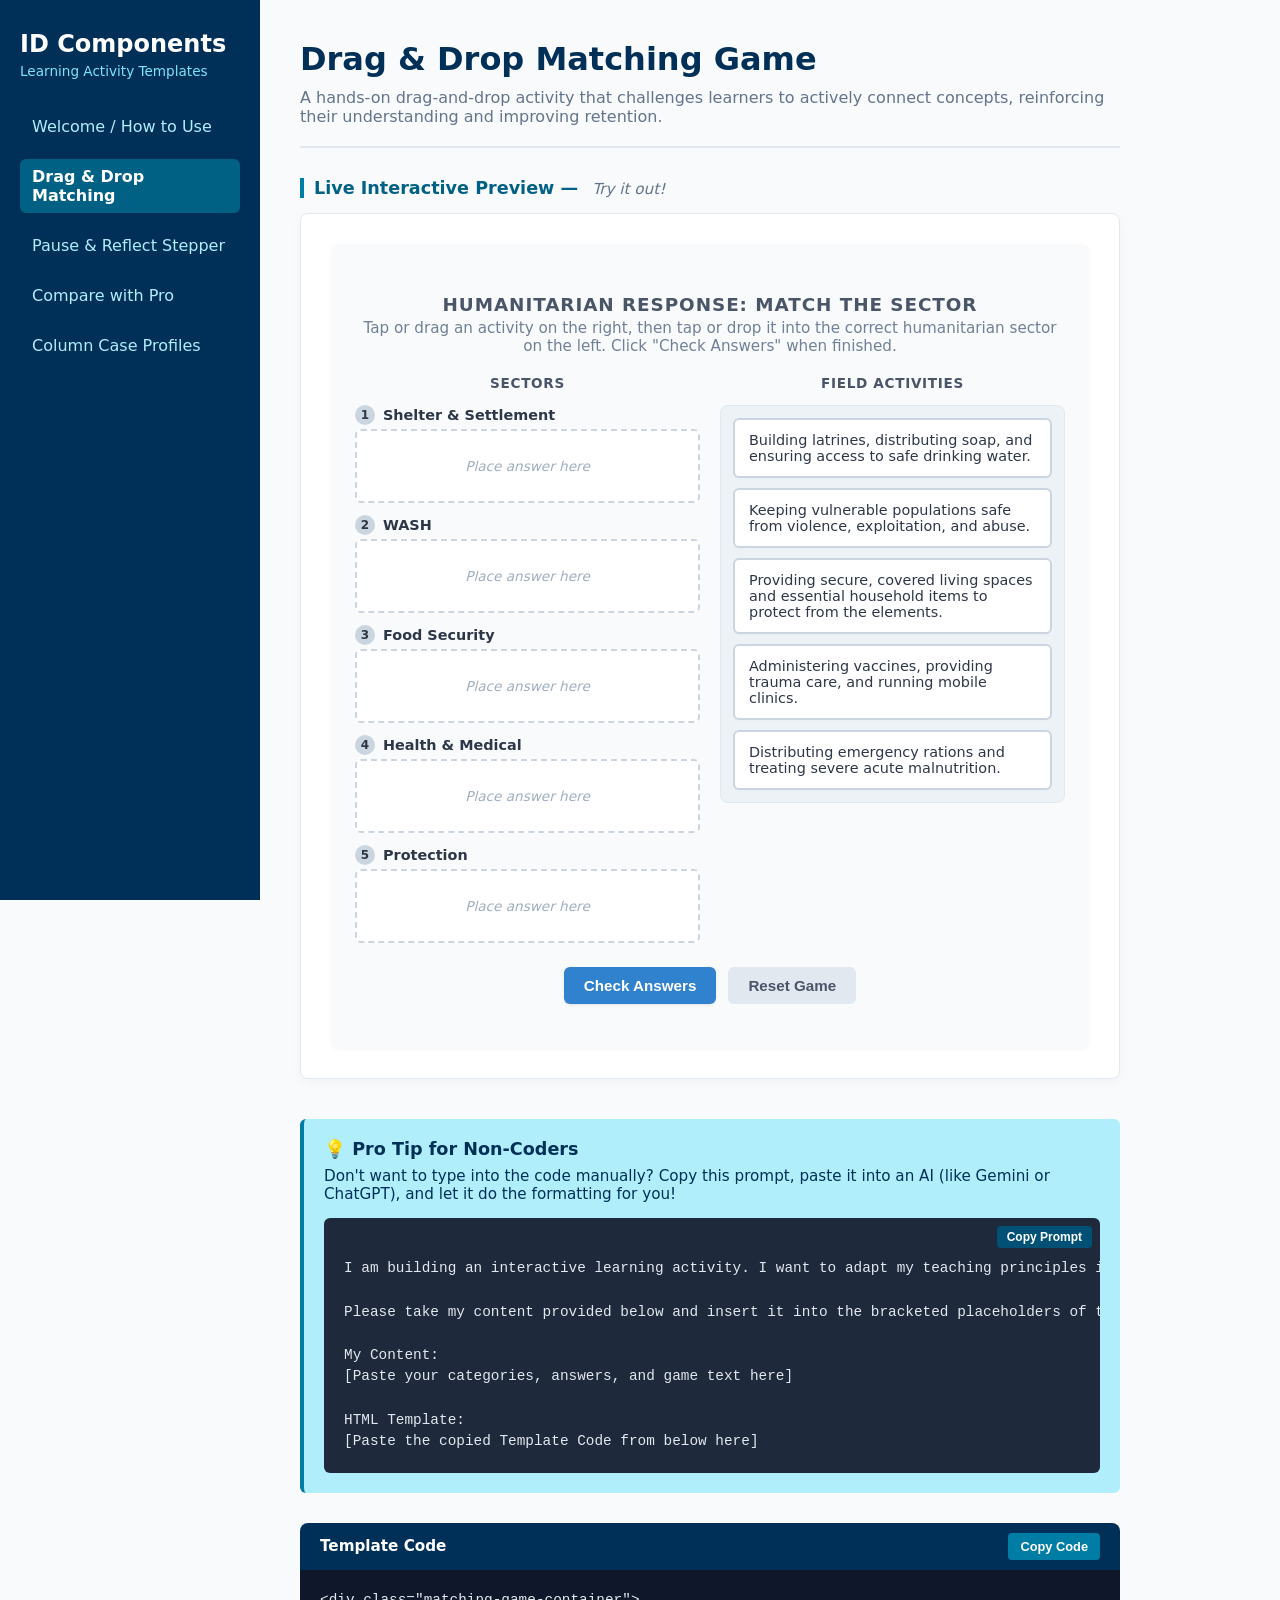
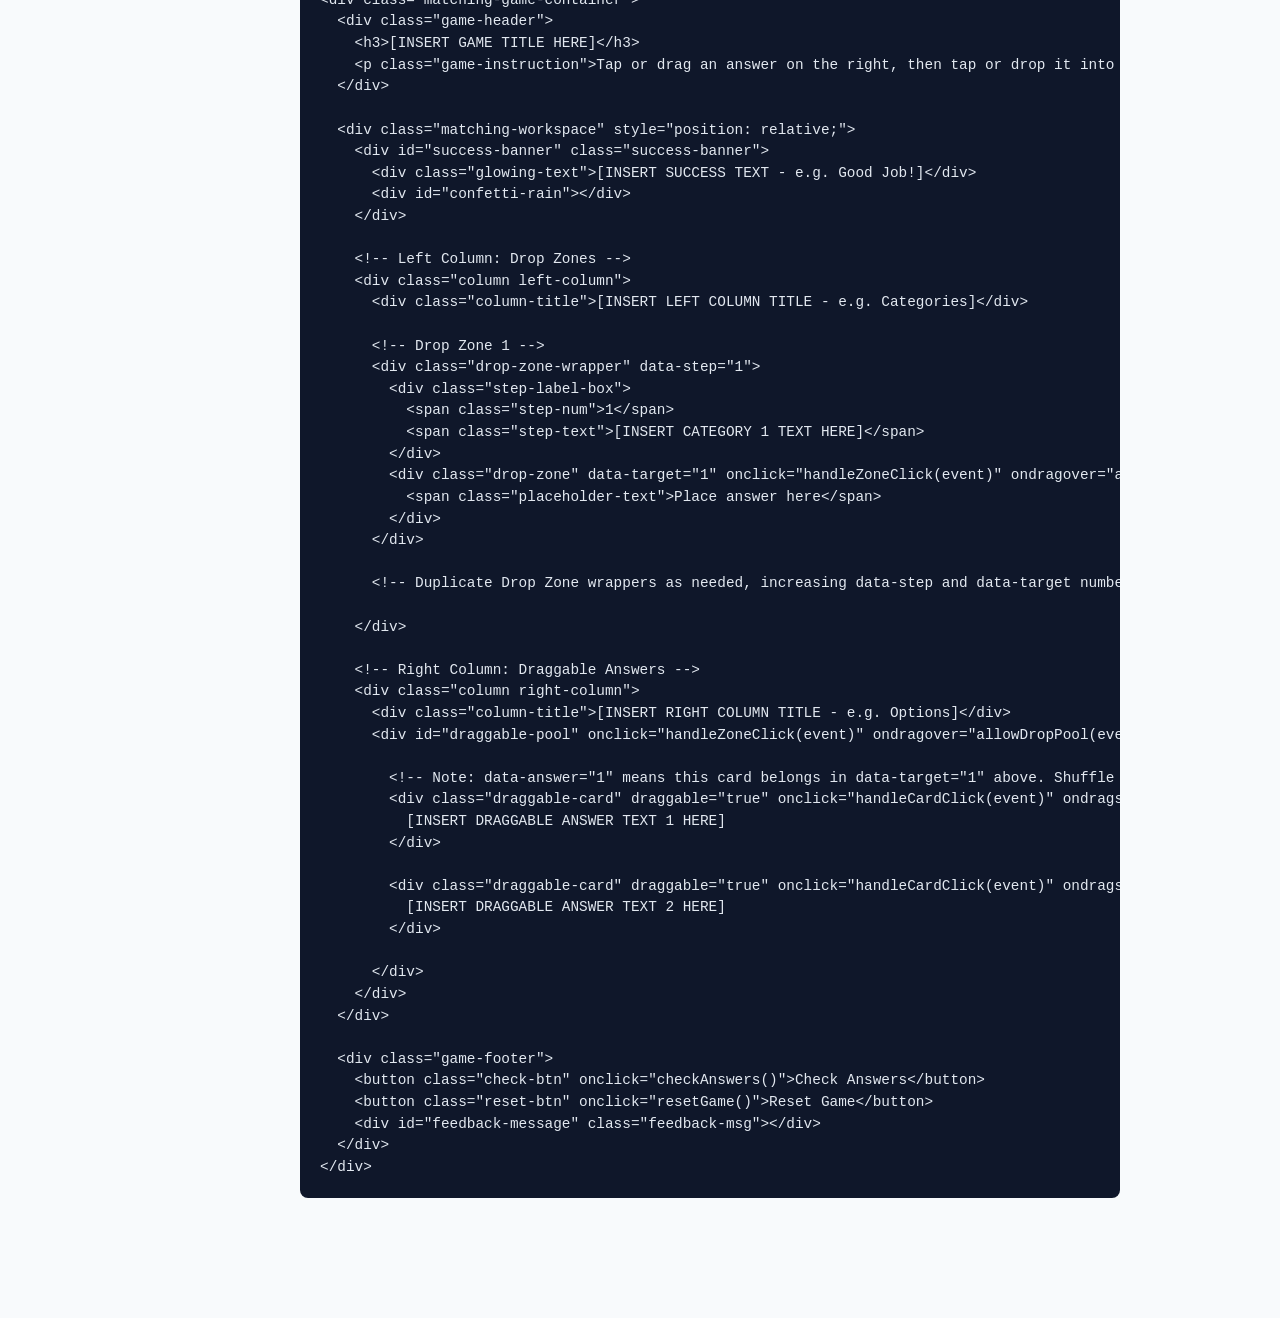
<file: matching-game.html>
<!DOCTYPE html>
<html lang="en">
<head>
    <meta charset="UTF-8">
    <meta name="viewport" content="width=device-width, initial-scale=1.0">
    <title>ID Library - Matching Game</title>
    <link rel="stylesheet" href="styles.css">
</head>
<body>

    <!-- Sidebar Navigation -->
    <nav class="sidebar">
        <div class="sidebar-header">
            <h2>ID Components</h2>
            <p>Learning Activity Templates</p>
        </div>
        <ul class="nav-links">
            <li><a href="index.html">Welcome / How to Use</a></li>
            <li><a href="matching-game.html" class="active">Drag & Drop Matching</a></li>
            <li><a href="pause-reflect.html">Pause & Reflect Stepper</a></li>
            <li><a href="compare-answers.html">Compare with Pro</a></li>
            <li><a href="column-stories.html">Column Case Profiles</a></li>
        </ul>
    </nav>

    <!-- Main Content Area -->
    <main class="content">
        
        <header class="page-header float-in">
            <h1>Drag & Drop Matching Game</h1>
            <p>A hands-on drag-and-drop activity that challenges learners to actively connect concepts, reinforcing their understanding and improving retention.</p>
        </header>

        <section class="component-section float-in delay-1">
            
            <h3 class="preview-title">Live Interactive Preview — <em>Try it out!</em></h3>
            <div class="preview-box">
                <!-- FULLY INTERACTIVE LIVE PREVIEW -->
                <div class="matching-game-container">
                    <div class="game-header">
                      <h3>Humanitarian Response: Match the Sector</h3>
                      <p class="game-instruction">Tap or drag an activity on the right, then tap or drop it into the correct humanitarian sector on the left. Click "Check Answers" when finished.</p>
                    </div>
                  
                    <div class="matching-workspace" style="position: relative;">
                      <div id="success-banner" class="success-banner">
                        <div class="glowing-text">Good Job!</div>
                        <div id="confetti-rain"></div>
                      </div>
                  
                      <!-- Left Column: Sectors -->
                      <div class="column left-column">
                        <div class="column-title">Sectors</div>
                        
                        <div class="drop-zone-wrapper" data-step="1">
                          <div class="step-label-box">
                            <span class="step-num">1</span>
                            <span class="step-text">Shelter & Settlement</span>
                          </div>
                          <div class="drop-zone" data-target="1" onclick="handleZoneClick(event)" ondragover="allowDrop(event)" ondragleave="removeHighlight(event)" ondrop="dropItem(event)" ondragenter="highlightDrop(event)">
                            <span class="placeholder-text">Place answer here</span>
                          </div>
                        </div>
                  
                        <div class="drop-zone-wrapper" data-step="2">
                          <div class="step-label-box">
                            <span class="step-num">2</span>
                            <span class="step-text">WASH</span>
                          </div>
                          <div class="drop-zone" data-target="2" onclick="handleZoneClick(event)" ondragover="allowDrop(event)" ondragleave="removeHighlight(event)" ondrop="dropItem(event)" ondragenter="highlightDrop(event)">
                            <span class="placeholder-text">Place answer here</span>
                          </div>
                        </div>
                  
                        <div class="drop-zone-wrapper" data-step="3">
                          <div class="step-label-box">
                            <span class="step-num">3</span>
                            <span class="step-text">Food Security</span>
                          </div>
                          <div class="drop-zone" data-target="3" onclick="handleZoneClick(event)" ondragover="allowDrop(event)" ondragleave="removeHighlight(event)" ondrop="dropItem(event)" ondragenter="highlightDrop(event)">
                            <span class="placeholder-text">Place answer here</span>
                          </div>
                        </div>
                  
                        <div class="drop-zone-wrapper" data-step="4">
                          <div class="step-label-box">
                            <span class="step-num">4</span>
                            <span class="step-text">Health & Medical</span>
                          </div>
                          <div class="drop-zone" data-target="4" onclick="handleZoneClick(event)" ondragover="allowDrop(event)" ondragleave="removeHighlight(event)" ondrop="dropItem(event)" ondragenter="highlightDrop(event)">
                            <span class="placeholder-text">Place answer here</span>
                          </div>
                        </div>
                  
                        <div class="drop-zone-wrapper" data-step="5">
                          <div class="step-label-box">
                            <span class="step-num">5</span>
                            <span class="step-text">Protection</span>
                          </div>
                          <div class="drop-zone" data-target="5" onclick="handleZoneClick(event)" ondragover="allowDrop(event)" ondragleave="removeHighlight(event)" ondrop="dropItem(event)" ondragenter="highlightDrop(event)">
                            <span class="placeholder-text">Place answer here</span>
                          </div>
                        </div>
                      </div>
                  
                      <!-- Right Column: Activities (Shuffled) -->
                      <div class="column right-column">
                        <div class="column-title">Field Activities</div>
                        <div id="draggable-pool" onclick="handleZoneClick(event)" ondragover="allowDropPool(event)" ondrop="dropToPool(event)">
                          
                          <div class="draggable-card" draggable="true" onclick="handleCardClick(event)" ondragstart="dragStart(event)" id="card-2" data-answer="2">
                            Building latrines, distributing soap, and ensuring access to safe drinking water.
                          </div>
                          
                          <div class="draggable-card" draggable="true" onclick="handleCardClick(event)" ondragstart="dragStart(event)" id="card-5" data-answer="5">
                            Keeping vulnerable populations safe from violence, exploitation, and abuse.
                          </div>
                          
                          <div class="draggable-card" draggable="true" onclick="handleCardClick(event)" ondragstart="dragStart(event)" id="card-1" data-answer="1">
                            Providing secure, covered living spaces and essential household items to protect from the elements.
                          </div>
                          
                          <div class="draggable-card" draggable="true" onclick="handleCardClick(event)" ondragstart="dragStart(event)" id="card-4" data-answer="4">
                            Administering vaccines, providing trauma care, and running mobile clinics.
                          </div>
                          
                          <div class="draggable-card" draggable="true" onclick="handleCardClick(event)" ondragstart="dragStart(event)" id="card-3" data-answer="3">
                            Distributing emergency rations and treating severe acute malnutrition.
                          </div>

                        </div>
                      </div>
                    </div>
                  
                    <div class="game-footer">
                      <button class="check-btn" onclick="checkAnswers()">Check Answers</button>
                      <button class="reset-btn" onclick="resetGame()">Reset Game</button>
                      <div id="feedback-message" class="feedback-msg"></div>
                    </div>
                </div>
            </div>

            <!-- Pro Tip Section -->
            <div class="pro-tip-box">
                <h4>💡 Pro Tip for Non-Coders</h4>
                <p>Don't want to type into the code manually? Copy this prompt, paste it into an AI (like Gemini or ChatGPT), and let it do the formatting for you!</p>
                <div class="ai-prompt-container">
                    <button class="copy-website-btn" onclick="copyText('prompt-matching')">Copy Prompt</button>
                    <pre><code id="prompt-matching" class="language-text">I am building an interactive learning activity. I want to adapt my teaching principles into a specific HTML code format. 

Please take my content provided below and insert it into the bracketed placeholders of the HTML template provided below. Do not change the HTML structure, class names, or IDs. Only replace the placeholder text.

My Content:
[Paste your categories, answers, and game text here]

HTML Template:
[Paste the copied Template Code from below here]</code></pre>
                </div>
            </div>

            <!-- Template Code Section -->
            <div class="code-block-header">
                <h3>Template Code</h3>
                <button class="copy-website-btn" onclick="copyText('code-matching')">Copy Code</button>
            </div>
            <pre><code id="code-matching" class="language-html">&lt;div class="matching-game-container"&gt;
  &lt;div class="game-header"&gt;
    &lt;h3&gt;[INSERT GAME TITLE HERE]&lt;/h3&gt;
    &lt;p class="game-instruction"&gt;Tap or drag an answer on the right, then tap or drop it into the correct step on the left. Click "Check Answers" when finished.&lt;/p&gt;
  &lt;/div&gt;

  &lt;div class="matching-workspace" style="position: relative;"&gt;
    &lt;div id="success-banner" class="success-banner"&gt;
      &lt;div class="glowing-text"&gt;[INSERT SUCCESS TEXT - e.g. Good Job!]&lt;/div&gt;
      &lt;div id="confetti-rain"&gt;&lt;/div&gt;
    &lt;/div&gt;

    &lt;!-- Left Column: Drop Zones --&gt;
    &lt;div class="column left-column"&gt;
      &lt;div class="column-title"&gt;[INSERT LEFT COLUMN TITLE - e.g. Categories]&lt;/div&gt;
      
      &lt;!-- Drop Zone 1 --&gt;
      &lt;div class="drop-zone-wrapper" data-step="1"&gt;
        &lt;div class="step-label-box"&gt;
          &lt;span class="step-num"&gt;1&lt;/span&gt;
          &lt;span class="step-text"&gt;[INSERT CATEGORY 1 TEXT HERE]&lt;/span&gt;
        &lt;/div&gt;
        &lt;div class="drop-zone" data-target="1" onclick="handleZoneClick(event)" ondragover="allowDrop(event)" ondragleave="removeHighlight(event)" ondrop="dropItem(event)" ondragenter="highlightDrop(event)"&gt;
          &lt;span class="placeholder-text"&gt;Place answer here&lt;/span&gt;
        &lt;/div&gt;
      &lt;/div&gt;
      
      &lt;!-- Duplicate Drop Zone wrappers as needed, increasing data-step and data-target numbers --&gt;

    &lt;/div&gt;

    &lt;!-- Right Column: Draggable Answers --&gt;
    &lt;div class="column right-column"&gt;
      &lt;div class="column-title"&gt;[INSERT RIGHT COLUMN TITLE - e.g. Options]&lt;/div&gt;
      &lt;div id="draggable-pool" onclick="handleZoneClick(event)" ondragover="allowDropPool(event)" ondrop="dropToPool(event)"&gt;
        
        &lt;!-- Note: data-answer="1" means this card belongs in data-target="1" above. Shuffle their physical order here so it's a game! --&gt;
        &lt;div class="draggable-card" draggable="true" onclick="handleCardClick(event)" ondragstart="dragStart(event)" id="card-1" data-answer="1"&gt;
          [INSERT DRAGGABLE ANSWER TEXT 1 HERE]
        &lt;/div&gt;

        &lt;div class="draggable-card" draggable="true" onclick="handleCardClick(event)" ondragstart="dragStart(event)" id="card-2" data-answer="2"&gt;
          [INSERT DRAGGABLE ANSWER TEXT 2 HERE]
        &lt;/div&gt;

      &lt;/div&gt;
    &lt;/div&gt;
  &lt;/div&gt;

  &lt;div class="game-footer"&gt;
    &lt;button class="check-btn" onclick="checkAnswers()"&gt;Check Answers&lt;/button&gt;
    &lt;button class="reset-btn" onclick="resetGame()"&gt;Reset Game&lt;/button&gt;
    &lt;div id="feedback-message" class="feedback-msg"&gt;&lt;/div&gt;
  &lt;/div&gt;
&lt;/div&gt;</code></pre>
        </section>
    </main>

    <script src="script.js"></script>
</body>
</html>
</file>
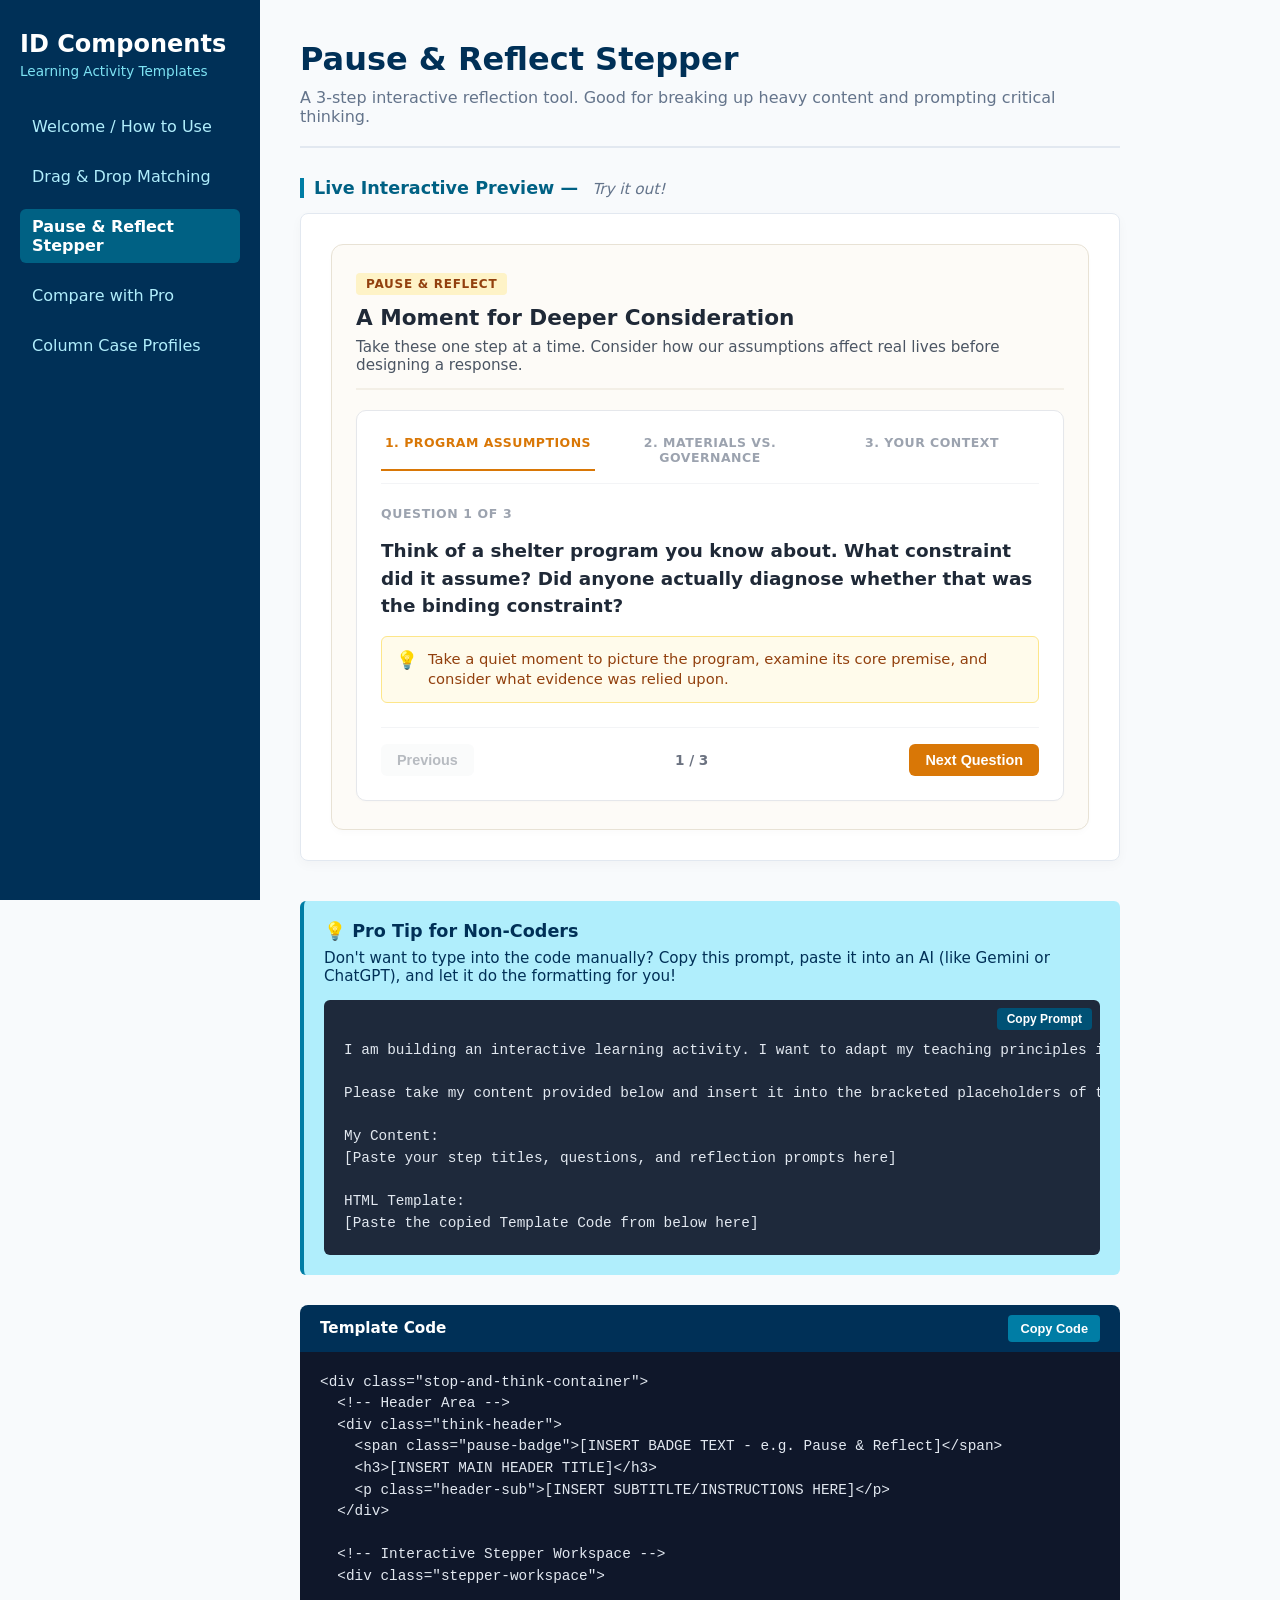
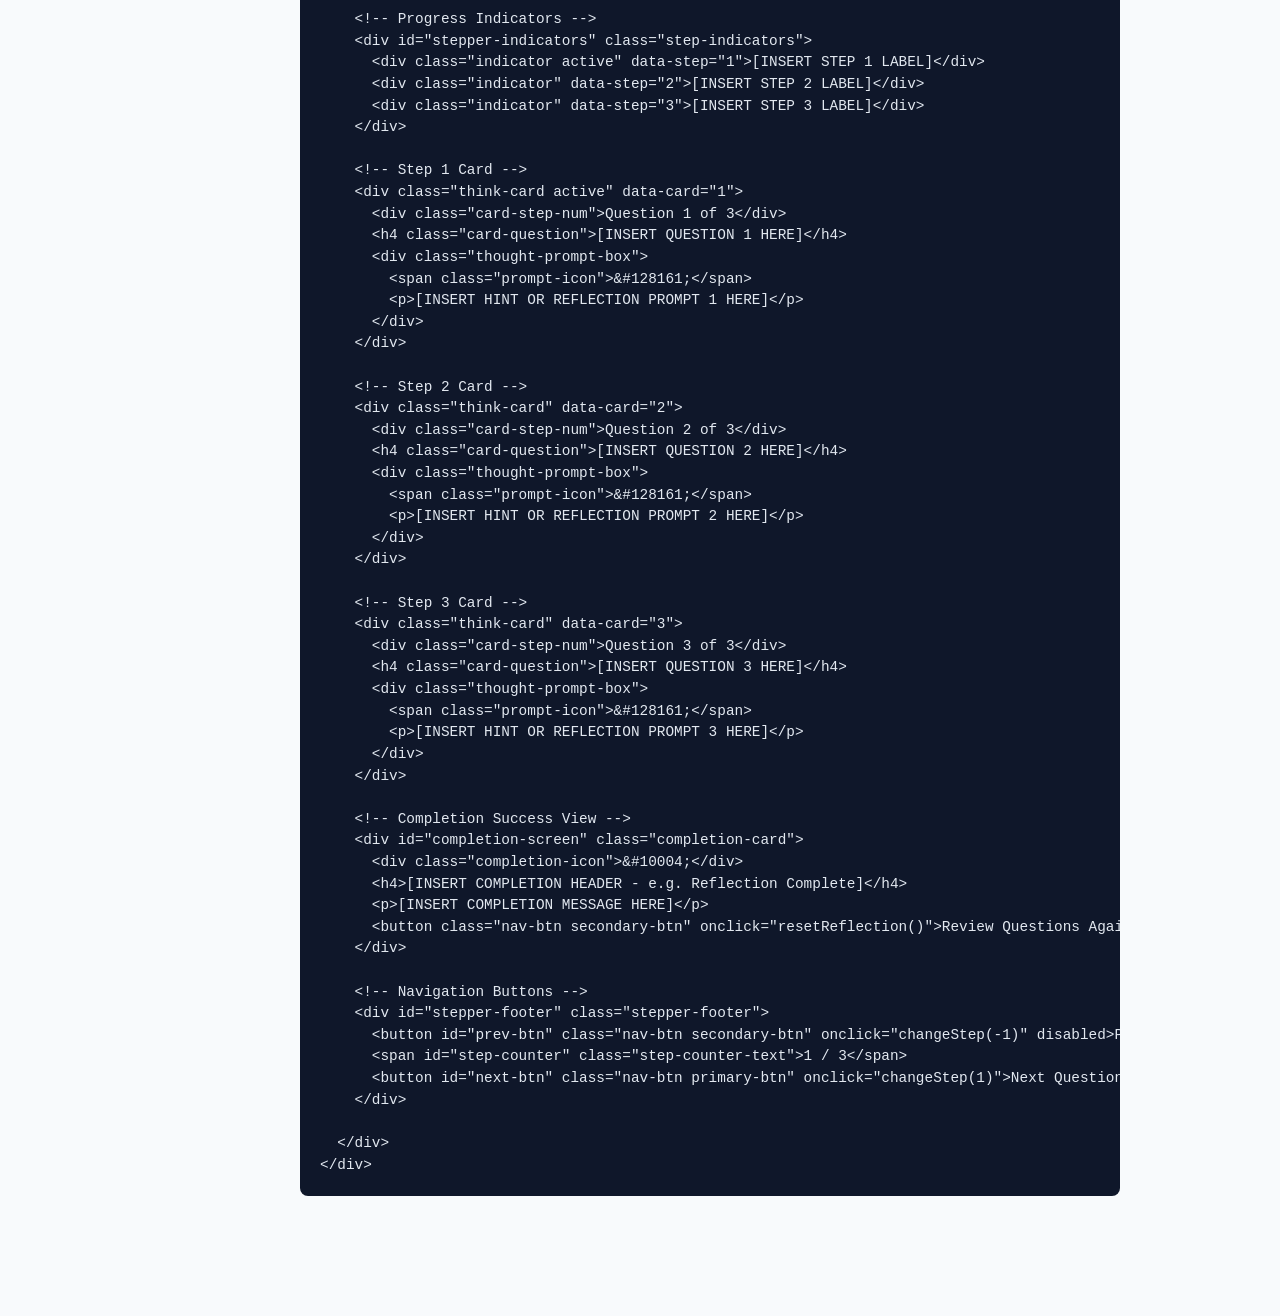
<file: pause-reflect.html>
<!DOCTYPE html>
<html lang="en">
<head>
    <meta charset="UTF-8">
    <meta name="viewport" content="width=device-width, initial-scale=1.0">
    <title>ID Library - Pause & Reflect</title>
    <link rel="stylesheet" href="styles.css">
</head>
<body>

    <!-- Sidebar Navigation -->
    <nav class="sidebar">
        <div class="sidebar-header">
            <h2>ID Components</h2>
            <p>Learning Activity Templates</p>
        </div>
        <ul class="nav-links">
            <li><a href="index.html">Welcome / How to Use</a></li>
            <li><a href="matching-game.html">Drag & Drop Matching</a></li>
            <li><a href="pause-reflect.html" class="active">Pause & Reflect Stepper</a></li>
            <li><a href="compare-answers.html">Compare with Pro</a></li>
            <li><a href="column-stories.html">Column Case Profiles</a></li>
        </ul>
    </nav>

    <!-- Main Content Area -->
    <main class="content">
        
        <header class="page-header float-in">
            <h1>Pause & Reflect Stepper</h1>
            <p>A 3-step interactive reflection tool. Good for breaking up heavy content and prompting critical thinking.</p>
        </header>

        <section class="component-section float-in delay-1">
            
            <h3 class="preview-title">Live Interactive Preview — <em>Try it out!</em></h3>
            <div class="preview-box">
                <!-- FULLY INTERACTIVE LIVE PREVIEW (Original Colors) -->
                <div class="stop-and-think-container">
                    <div class="think-header">
                      <span class="pause-badge">Pause &amp; Reflect</span>
                      <h3>A Moment for Deeper Consideration</h3>
                      <p class="header-sub">Take these one step at a time. Consider how our assumptions affect real lives before designing a response.</p>
                    </div>
                  
                    <div class="stepper-workspace">
                      <div id="stepper-indicators" class="step-indicators">
                        <div class="indicator active" data-step="1">1. Program Assumptions</div>
                        <div class="indicator" data-step="2">2. Materials vs. Governance</div>
                        <div class="indicator" data-step="3">3. Your Context</div>
                      </div>
                  
                      <div class="think-card active" data-card="1">
                        <div class="card-step-num">Question 1 of 3</div>
                        <h4 class="card-question">Think of a shelter program you know about. What constraint did it assume? Did anyone actually diagnose whether that was the binding constraint?</h4>
                        <div class="thought-prompt-box">
                          <span class="prompt-icon">&#128161;</span>
                          <p>Take a quiet moment to picture the program, examine its core premise, and consider what evidence was relied upon.</p>
                        </div>
                      </div>
                  
                      <div class="think-card" data-card="2">
                        <div class="card-step-num">Question 2 of 3</div>
                        <h4 class="card-question">If control and governance are often binding constraints in shelter responses, why do programs focus so heavily on materials and construction?</h4>
                        <div class="thought-prompt-box">
                          <span class="prompt-icon">&#128161;</span>
                          <p>Reflect on organizational incentives, visibility, and how easy it is to measure physical output versus political reality.</p>
                        </div>
                      </div>
                  
                      <div class="think-card" data-card="3">
                        <div class="card-step-num">Question 3 of 3</div>
                        <h4 class="card-question">How would you diagnose constraints in your own context? What questions would you ask? Who would you talk to?</h4>
                        <div class="thought-prompt-box">
                          <span class="prompt-icon">&#128161;</span>
                          <p>Consider who holds the actual answers in your setting and how you can ensure their voices guide your decisions.</p>
                        </div>
                      </div>
                  
                      <div id="completion-screen" class="completion-card">
                        <div class="completion-icon">&#10004;</div>
                        <h4>Reflection Complete</h4>
                        <p>Thank you for taking a moment to pause, examine your assumptions, and center human reality in your thinking.</p>
                        <button class="nav-btn secondary-btn" onclick="resetReflection()">Review Questions Again</button>
                      </div>
                  
                      <div id="stepper-footer" class="stepper-footer">
                        <button id="prev-btn" class="nav-btn secondary-btn" onclick="changeStep(-1)" disabled>Previous</button>
                        <span id="step-counter" class="step-counter-text">1 / 3</span>
                        <button id="next-btn" class="nav-btn primary-btn" onclick="changeStep(1)">Next Question</button>
                      </div>
                    </div>
                </div>
            </div>

            <!-- Pro Tip Section -->
            <div class="pro-tip-box">
                <h4>💡 Pro Tip for Non-Coders</h4>
                <p>Don't want to type into the code manually? Copy this prompt, paste it into an AI (like Gemini or ChatGPT), and let it do the formatting for you!</p>
                <div class="ai-prompt-container">
                    <button class="copy-website-btn" onclick="copyText('prompt-stepper')">Copy Prompt</button>
                    <pre><code id="prompt-stepper" class="language-text">I am building an interactive learning activity. I want to adapt my teaching principles into a specific HTML code format. 

Please take my content provided below and insert it into the bracketed placeholders of the HTML template provided below. Do not change the HTML structure, class names, or IDs. Only replace the placeholder text.

My Content:
[Paste your step titles, questions, and reflection prompts here]

HTML Template:
[Paste the copied Template Code from below here]</code></pre>
                </div>
            </div>

            <!-- Template Code Section -->
            <div class="code-block-header">
                <h3>Template Code</h3>
                <button class="copy-website-btn" onclick="copyText('code-stepper')">Copy Code</button>
            </div>
            <pre><code id="code-stepper" class="language-html">&lt;div class="stop-and-think-container"&gt;
  &lt;!-- Header Area --&gt;
  &lt;div class="think-header"&gt;
    &lt;span class="pause-badge"&gt;[INSERT BADGE TEXT - e.g. Pause &amp; Reflect]&lt;/span&gt;
    &lt;h3&gt;[INSERT MAIN HEADER TITLE]&lt;/h3&gt;
    &lt;p class="header-sub"&gt;[INSERT SUBTITLTE/INSTRUCTIONS HERE]&lt;/p&gt;
  &lt;/div&gt;

  &lt;!-- Interactive Stepper Workspace --&gt;
  &lt;div class="stepper-workspace"&gt;
    
    &lt;!-- Progress Indicators --&gt;
    &lt;div id="stepper-indicators" class="step-indicators"&gt;
      &lt;div class="indicator active" data-step="1"&gt;[INSERT STEP 1 LABEL]&lt;/div&gt;
      &lt;div class="indicator" data-step="2"&gt;[INSERT STEP 2 LABEL]&lt;/div&gt;
      &lt;div class="indicator" data-step="3"&gt;[INSERT STEP 3 LABEL]&lt;/div&gt;
    &lt;/div&gt;

    &lt;!-- Step 1 Card --&gt;
    &lt;div class="think-card active" data-card="1"&gt;
      &lt;div class="card-step-num"&gt;Question 1 of 3&lt;/div&gt;
      &lt;h4 class="card-question"&gt;[INSERT QUESTION 1 HERE]&lt;/h4&gt;
      &lt;div class="thought-prompt-box"&gt;
        &lt;span class="prompt-icon"&gt;&amp;#128161;&lt;/span&gt;
        &lt;p&gt;[INSERT HINT OR REFLECTION PROMPT 1 HERE]&lt;/p&gt;
      &lt;/div&gt;
    &lt;/div&gt;

    &lt;!-- Step 2 Card --&gt;
    &lt;div class="think-card" data-card="2"&gt;
      &lt;div class="card-step-num"&gt;Question 2 of 3&lt;/div&gt;
      &lt;h4 class="card-question"&gt;[INSERT QUESTION 2 HERE]&lt;/h4&gt;
      &lt;div class="thought-prompt-box"&gt;
        &lt;span class="prompt-icon"&gt;&amp;#128161;&lt;/span&gt;
        &lt;p&gt;[INSERT HINT OR REFLECTION PROMPT 2 HERE]&lt;/p&gt;
      &lt;/div&gt;
    &lt;/div&gt;

    &lt;!-- Step 3 Card --&gt;
    &lt;div class="think-card" data-card="3"&gt;
      &lt;div class="card-step-num"&gt;Question 3 of 3&lt;/div&gt;
      &lt;h4 class="card-question"&gt;[INSERT QUESTION 3 HERE]&lt;/h4&gt;
      &lt;div class="thought-prompt-box"&gt;
        &lt;span class="prompt-icon"&gt;&amp;#128161;&lt;/span&gt;
        &lt;p&gt;[INSERT HINT OR REFLECTION PROMPT 3 HERE]&lt;/p&gt;
      &lt;/div&gt;
    &lt;/div&gt;

    &lt;!-- Completion Success View --&gt;
    &lt;div id="completion-screen" class="completion-card"&gt;
      &lt;div class="completion-icon"&gt;&amp;#10004;&lt;/div&gt;
      &lt;h4&gt;[INSERT COMPLETION HEADER - e.g. Reflection Complete]&lt;/h4&gt;
      &lt;p&gt;[INSERT COMPLETION MESSAGE HERE]&lt;/p&gt;
      &lt;button class="nav-btn secondary-btn" onclick="resetReflection()"&gt;Review Questions Again&lt;/button&gt;
    &lt;/div&gt;

    &lt;!-- Navigation Buttons --&gt;
    &lt;div id="stepper-footer" class="stepper-footer"&gt;
      &lt;button id="prev-btn" class="nav-btn secondary-btn" onclick="changeStep(-1)" disabled&gt;Previous&lt;/button&gt;
      &lt;span id="step-counter" class="step-counter-text"&gt;1 / 3&lt;/span&gt;
      &lt;button id="next-btn" class="nav-btn primary-btn" onclick="changeStep(1)"&gt;Next Question&lt;/button&gt;
    &lt;/div&gt;

  &lt;/div&gt;
&lt;/div&gt;</code></pre>
        </section>

    </main>

    <script src="script.js"></script>
</body>
</html>
</file>
<file: styles.css>
/* ===========================
   Website Wrapper Palette (Blues)
============================== */
:root {
  --blue-5: #B0EEFC;
  --blue-10: #7DE3F4;
  --blue-15: #49CCE6;
  --blue-20: #01B6D1;
  --blue-25: #007DA5;
  --blue-30: #006184;
  --blue-35: #005175;
  --blue-40: #003057;
  
  --neutral-bg: #f8fafc;
  --neutral-border: #e2e8f0;
  --text-main: #1f2937;
  --text-muted: #64748b;
  --white: #ffffff;
}

/* ===========================
   Base Layout & Animations
============================== */
body { 
    margin: 0; 
    font-family: 'Segoe UI', system-ui, -apple-system, sans-serif; 
    background-color: var(--neutral-bg); 
    color: var(--text-main); 
    display: flex; 
}

.sidebar { 
    width: 260px; 
    background-color: var(--blue-40); 
    color: var(--white); 
    height: 100vh; 
    position: fixed; 
    padding: 30px 20px; 
    box-sizing: border-box; 
}

.sidebar-header h2 { margin: 0 0 5px 0; }
.sidebar-header p { font-size: 0.85rem; color: var(--blue-10); margin: 0 0 30px 0; }

.nav-links { list-style: none; padding: 0; margin: 0; }
.nav-links li { margin-bottom: 15px; }
.nav-links a { 
    color: var(--blue-5); 
    text-decoration: none; 
    font-weight: 500; 
    transition: color 0.2s; 
    padding: 8px 12px; 
    display: block; 
    border-radius: 6px; 
}
.nav-links a:hover { color: var(--white); background: rgba(255,255,255,0.1); }
.nav-links a.active { color: var(--white); background: var(--blue-30); font-weight: bold; }

.content { 
    margin-left: 260px; 
    padding: 40px; 
    max-width: 900px; 
    width: 100%; 
    box-sizing: border-box; 
}

.page-header { margin-bottom: 30px; border-bottom: 2px solid var(--neutral-border); padding-bottom: 20px; }
.page-header h1 { margin: 0 0 10px 0; color: var(--blue-40); }
.page-header p { color: var(--text-muted); margin: 0; }

/* Floating Animations */
.float-in { animation: fadeInUp 0.7s ease-out forwards; opacity: 0; transform: translateY(20px); }
.delay-1 { animation-delay: 0.15s; }
.delay-2 { animation-delay: 0.3s; }
.delay-3 { animation-delay: 0.45s; }
.delay-4 { animation-delay: 0.6s; }

@keyframes fadeInUp {
  to { opacity: 1; transform: translateY(0); }
}

/* ===========================
   Home Page Specific Styles
============================== */
.home-hero { text-align: center; margin: 20px 0 50px 0; padding: 40px; background: var(--white); border-radius: 12px; border: 1px solid var(--neutral-border); box-shadow: 0 4px 15px rgba(0,0,0,0.03); }
.home-hero h1 { font-size: 2.2rem; color: var(--blue-40); margin: 0 0 15px 0; }
.hero-sub { font-size: 1.1rem; color: var(--text-muted); margin: 0; line-height: 1.6; }

.instruction-grid { display: grid; grid-template-columns: repeat(auto-fit, minmax(300px, 1fr)); gap: 24px; margin-bottom: 50px; }
.instruction-card { background: var(--white); padding: 30px 24px; border-radius: 12px; box-shadow: 0 4px 10px rgba(0,0,0,0.04); border-top: 6px solid; transition: transform 0.2s ease; }
.instruction-card:hover { transform: translateY(-4px); box-shadow: 0 8px 20px rgba(0,0,0,0.08); }
.instruction-card h3 { margin: 15px 0 10px 0; color: var(--blue-40); }
.instruction-card p { margin: 0; color: var(--text-muted); line-height: 1.5; font-size: 0.95rem; }
.card-icon { font-size: 2rem; }

/* Colorful borders using the matching game's bright palette */
.card-1 { border-top-color: #3182ce; }
.card-2 { border-top-color: #38a169; }
.card-3 { border-top-color: #d69e2e; }
.card-4 { border-top-color: #805ad5; }

/* ===========================
   Code Library Layout Styles
============================== */
.component-section { margin-bottom: 80px; }
.preview-title { color: var(--blue-30); font-size: 1.1rem; margin-bottom: 15px; border-left: 4px solid var(--blue-25); padding-left: 10px; }
.preview-title em { color: var(--text-muted); font-size: 0.95rem; font-weight: normal; margin-left: 8px;}
.preview-box { background: var(--white); border: 1px solid var(--neutral-border); border-radius: 8px; padding: 30px; margin-bottom: 40px; box-shadow: 0 4px 12px rgba(0,0,0,0.03); }

/* Pro Tip & Instructions Boxes */
.pro-tip-box { background-color: var(--blue-5); border-left: 4px solid var(--blue-25); padding: 20px; border-radius: 6px; margin-bottom: 30px; }
.pro-tip-box h4 { margin: 0 0 8px 0; color: var(--blue-40); font-size: 1.1rem; }
.pro-tip-box p { margin: 0 0 15px 0; color: var(--blue-40); font-size: 0.95rem; }

.customization-guide-box { background-color: #fffaf0; border-left: 4px solid #ed8936; padding: 20px; border-radius: 6px; margin-bottom: 30px; }
.customization-guide-box h4 { margin: 0 0 8px 0; color: #9c4221; font-size: 1.1rem; }
.customization-guide-box p { margin: 0 0 10px 0; color: #7b341e; font-size: 0.95rem; line-height: 1.5; }
.customization-guide-box p:last-child { margin-bottom: 0; }
.customization-guide-box code { background-color: #feebc8; padding: 2px 6px; border-radius: 4px; font-size: 0.85rem; color: #c05621; }

.ai-prompt-container { position: relative; }
.ai-prompt-container pre { margin: 0; border-radius: 6px; padding-top: 40px; background-color: #1e293b;}
.ai-prompt-container .copy-website-btn { position: absolute; top: 8px; right: 8px; background-color: var(--blue-35); padding: 4px 10px; font-size: 0.75rem;}

.code-block-header { display: flex; justify-content: space-between; align-items: center; background-color: var(--blue-40); padding: 10px 20px; border-radius: 8px 8px 0 0; }
.code-block-header h3 { color: var(--white); margin: 0; font-size: 0.95rem; }
.copy-website-btn { background-color: var(--blue-25); color: var(--white); border: none; padding: 6px 12px; border-radius: 4px; cursor: pointer; font-weight: bold; font-size: 0.8rem; transition: background-color 0.2s; }
.copy-website-btn:hover { background-color: var(--blue-20); }
pre { background-color: #0f172a; color: #e2e8f0; padding: 20px; border-radius: 0 0 8px 8px; overflow-x: auto; margin-top: 0; font-size: 0.9rem; line-height: 1.5; }

/* =========================================================
   ORIGINAL COMPONENT CSS (Fun Colors Restored Below)
============================================================ */

/* Component: Pause & Reflect */
.stop-and-think-container { font-family: inherit; background-color: #fdfbf7; border: 1px solid #e8e2d5; border-radius: 12px; padding: 28px 24px; max-width: 720px; margin: 0 auto; box-shadow: 0 4px 6px -1px rgba(0, 0, 0, 0.02); }
.think-header { display: flex; flex-direction: column; align-items: flex-start; gap: 6px; margin-bottom: 20px; border-bottom: 2px solid #f3efe6; padding-bottom: 14px; }
.pause-badge { background: #fef3c7; color: #92400e; font-size: 0.75rem; font-weight: 700; text-transform: uppercase; padding: 4px 10px; border-radius: 4px; letter-spacing: 0.06em; }
.think-header h3 { font-size: 1.35rem; color: #1f2937; margin: 4px 0 2px 0; }
.header-sub { font-size: 0.95rem; color: #4b5563; margin: 0; }
.stepper-workspace { background: #ffffff; border: 1px solid #e5e7eb; border-radius: 10px; padding: 24px; box-shadow: 0 1px 3px rgba(0,0,0,0.02); }
.step-indicators { display: flex; justify-content: space-between; gap: 8px; margin-bottom: 22px; border-bottom: 1px solid #f3f4f6; padding-bottom: 12px; }
.indicator { font-size: 0.78rem; font-weight: 600; text-transform: uppercase; color: #9ca3af; letter-spacing: 0.04em; flex: 1; text-align: center; padding-bottom: 4px; border-bottom: 2px solid transparent; transition: all 0.2s ease; }
.indicator.active { color: #d97706; border-bottom-color: #d97706; }
.think-card { display: none; flex-direction: column; gap: 16px; animation: fadeIn 0.3s ease-in-out; min-height: 140px; }
.think-card.active { display: flex; }
@keyframes fadeIn { from { opacity: 0; transform: translateY(4px); } to { opacity: 1; transform: translateY(0); } }
.card-step-num { font-size: 0.78rem; font-weight: 700; text-transform: uppercase; color: #9ca3af; letter-spacing: 0.05em; }
.card-question { font-size: 1.15rem; color: #1f2937; line-height: 1.5; margin: 0; font-weight: 600; }
.thought-prompt-box { display: flex; align-items: flex-start; gap: 10px; background: #fffbeb; border: 1px solid #fde68a; border-radius: 6px; padding: 12px 14px; }
.prompt-icon { font-size: 1.1rem; margin-top: 1px; }
.thought-prompt-box p { margin: 0; font-size: 0.92rem; color: #92400e; line-height: 1.4; }
.completion-card { display: none; flex-direction: column; align-items: center; text-align: center; gap: 12px; padding: 24px 12px; animation: fadeIn 0.4s ease-in-out; }
.completion-card.active { display: flex; }
.completion-icon { width: 50px; height: 50px; background: #d1fae5; color: #065f46; border-radius: 50%; display: flex; align-items: center; justify-content: center; font-size: 1.5rem; font-weight: bold; margin-bottom: 4px; }
.completion-card h4 { font-size: 1.25rem; color: #065f46; margin: 0; }
.completion-card p { font-size: 0.95rem; color: #4b5563; max-width: 440px; margin: 0 0 8px 0; line-height: 1.5; }
.stepper-footer { display: flex; align-items: center; justify-content: space-between; margin-top: 24px; border-top: 1px solid #f3f4f6; padding-top: 16px; }
.nav-btn { padding: 8px 16px; font-size: 0.9rem; font-weight: 600; border-radius: 6px; cursor: pointer; border: none; transition: background-color 0.2s, opacity 0.2s; }
.primary-btn { background-color: #d97706; color: #ffffff; }
.primary-btn:hover { background-color: #b45309; }
.secondary-btn { background-color: #f3f4f6; color: #4b5563; }
.secondary-btn:hover:not(:disabled) { background-color: #e5e7eb; }
.secondary-btn:disabled { opacity: 0.4; cursor: not-allowed; }
.step-counter-text { font-size: 0.85rem; font-weight: 600; color: #6b7280; }

/* Component: Drag & Drop Matching Game */
.matching-game-container { font-family: inherit; background-color: #f8fafc; padding: 32px 24px; border-radius: 8px; box-shadow: 0 2px 4px rgba(0,0,0,0.03); max-width: 820px; margin: 0 auto; display: flex; flex-direction: column; gap: 20px; }
.game-header h3 { font-size: 1.15rem; color: #4a5568; text-transform: uppercase; letter-spacing: 0.05em; margin-bottom: 4px; text-align: center; }
.game-instruction { font-size: 0.95rem; color: #718096; text-align: center; margin: 0; }
.matching-workspace { display: grid; grid-template-columns: 1fr 1fr; gap: 20px; position: relative; overflow: hidden; }
.column { display: flex; flex-direction: column; gap: 12px; }
.column-title { font-size: 0.85rem; font-weight: 700; text-transform: uppercase; letter-spacing: 0.05em; color: #4a5568; text-align: center; margin-bottom: 2px; }
.drop-zone-wrapper { display: flex; flex-direction: column; gap: 4px; }
.step-label-box { display: flex; align-items: center; gap: 8px; font-size: 0.9rem; font-weight: 600; color: #2d3748; }
.step-num { background: #cbd5e0; color: #2d3748; width: 20px; height: 20px; border-radius: 50%; display: flex; align-items: center; justify-content: center; font-size: 0.75rem; flex-shrink: 0; }
.drop-zone { background: #ffffff; border: 2px dashed #cbd5e0; border-radius: 6px; min-height: 54px; padding: 8px 12px; display: flex; align-items: center; justify-content: center; transition: all 0.2s ease; position: relative; cursor: pointer; }
.drop-zone.drag-over { background: #edf2f7; border-color: #3182ce; }
.placeholder-text { font-size: 0.85rem; color: #a0aec0; font-style: italic; pointer-events: none; text-align: center; }
#draggable-pool { background: #edf2f7; border: 1px solid #e2e8f0; border-radius: 8px; padding: 12px; min-height: 330px; display: flex; flex-direction: column; gap: 10px; cursor: pointer; }
.draggable-card { background: #ffffff; border: 2px solid #cbd5e0; border-radius: 6px; padding: 12px 14px; font-size: 0.9rem; color: #2d3748; cursor: pointer; box-shadow: 0 1px 2px rgba(0,0,0,0.02); transition: transform 0.15s ease, box-shadow 0.15s ease, border-color 0.15s ease; }
.draggable-card:active { cursor: grabbing; }
.draggable-card.dragging { opacity: 0.4; }
.draggable-card.selected-card { border-color: #3182ce; box-shadow: 0 0 8px rgba(49, 130, 206, 0.4); transform: scale(1.02); }
.drop-zone.correct { background: #e8f5e9 !important; border: 2px solid #38a169 !important; }
.drop-zone.incorrect { background: #fff5f5 !important; border: 2px solid #e53e3e !important; }
.feedback-icon { position: absolute; right: 6px; font-size: 1.1rem; font-weight: bold; }
.correct-icon { color: #38a169; }
.incorrect-icon { color: #e53e3e; }
.success-banner { position: absolute; top: 0; left: 0; width: 100%; height: 100%; background: rgba(255, 255, 255, 0.92); backdrop-filter: blur(3px); display: flex; align-items: center; justify-content: center; z-index: 10; border-radius: 8px; opacity: 0; pointer-events: none; transition: opacity 0.4s ease; }
.success-banner.show { opacity: 1; pointer-events: auto; }
.glowing-text { font-size: 2.8rem; font-weight: 800; color: #2b6cb0; text-transform: uppercase; letter-spacing: 0.08em; text-shadow: 0 0 15px rgba(49, 130, 206, 0.6), 0 0 30px rgba(72, 187, 120, 0.4); animation: pulseGlow 1s infinite alternate; position: relative; z-index: 12; }
@keyframes pulseGlow { 0% { transform: scale(1); text-shadow: 0 0 10px rgba(49, 130, 206, 0.5); } 100% { transform: scale(1.06); text-shadow: 0 0 25px rgba(56, 161, 105, 0.8), 0 0 10px rgba(49, 130, 206, 0.8); } }
#confetti-rain { position: absolute; top: 0; left: 0; width: 100%; height: 100%; overflow: hidden; pointer-events: none; z-index: 11; }
.confetti-piece { position: absolute; width: 10px; height: 14px; opacity: 0.9; top: -20px; animation: fall linear forwards; }
@keyframes fall { 0% { transform: translateY(0) rotate(0deg); opacity: 1; } 100% { transform: translateY(380px) rotate(360deg); opacity: 0; } }
.game-footer { display: flex; align-items: center; justify-content: center; gap: 12px; margin-top: 4px; flex-wrap: wrap; }
.check-btn, .reset-btn { border: none; padding: 10px 20px; font-size: 0.95rem; font-weight: 600; border-radius: 6px; cursor: pointer; transition: background-color 0.2s; }
.check-btn { background-color: #3182ce; color: white; box-shadow: 0 1px 3px rgba(0,0,0,0.1); }
.check-btn:hover { background-color: #2b6cb0; }
.reset-btn { background-color: #e2e8f0; color: #4a5568; }
.reset-btn:hover { background-color: #cbd5e0; }
.feedback-msg { font-size: 0.95rem; font-weight: 600; width: 100%; text-align: center; }

@media (max-width: 650px) {
  .matching-game-container { padding: 16px 12px; }
  .matching-workspace { gap: 10px; }
  .column-title { font-size: 0.7rem; }
  .step-text { font-size: 0.75rem; }
  .step-num { width: 18px; height: 18px; font-size: 0.7rem; }
  .drop-zone { min-height: 44px; padding: 6px; }
  .placeholder-text { font-size: 0.75rem; }
  .draggable-card { font-size: 0.75rem; padding: 8px 10px; }
  #draggable-pool { padding: 8px; }
  .glowing-text { font-size: 1.8rem; }
}
</file>
